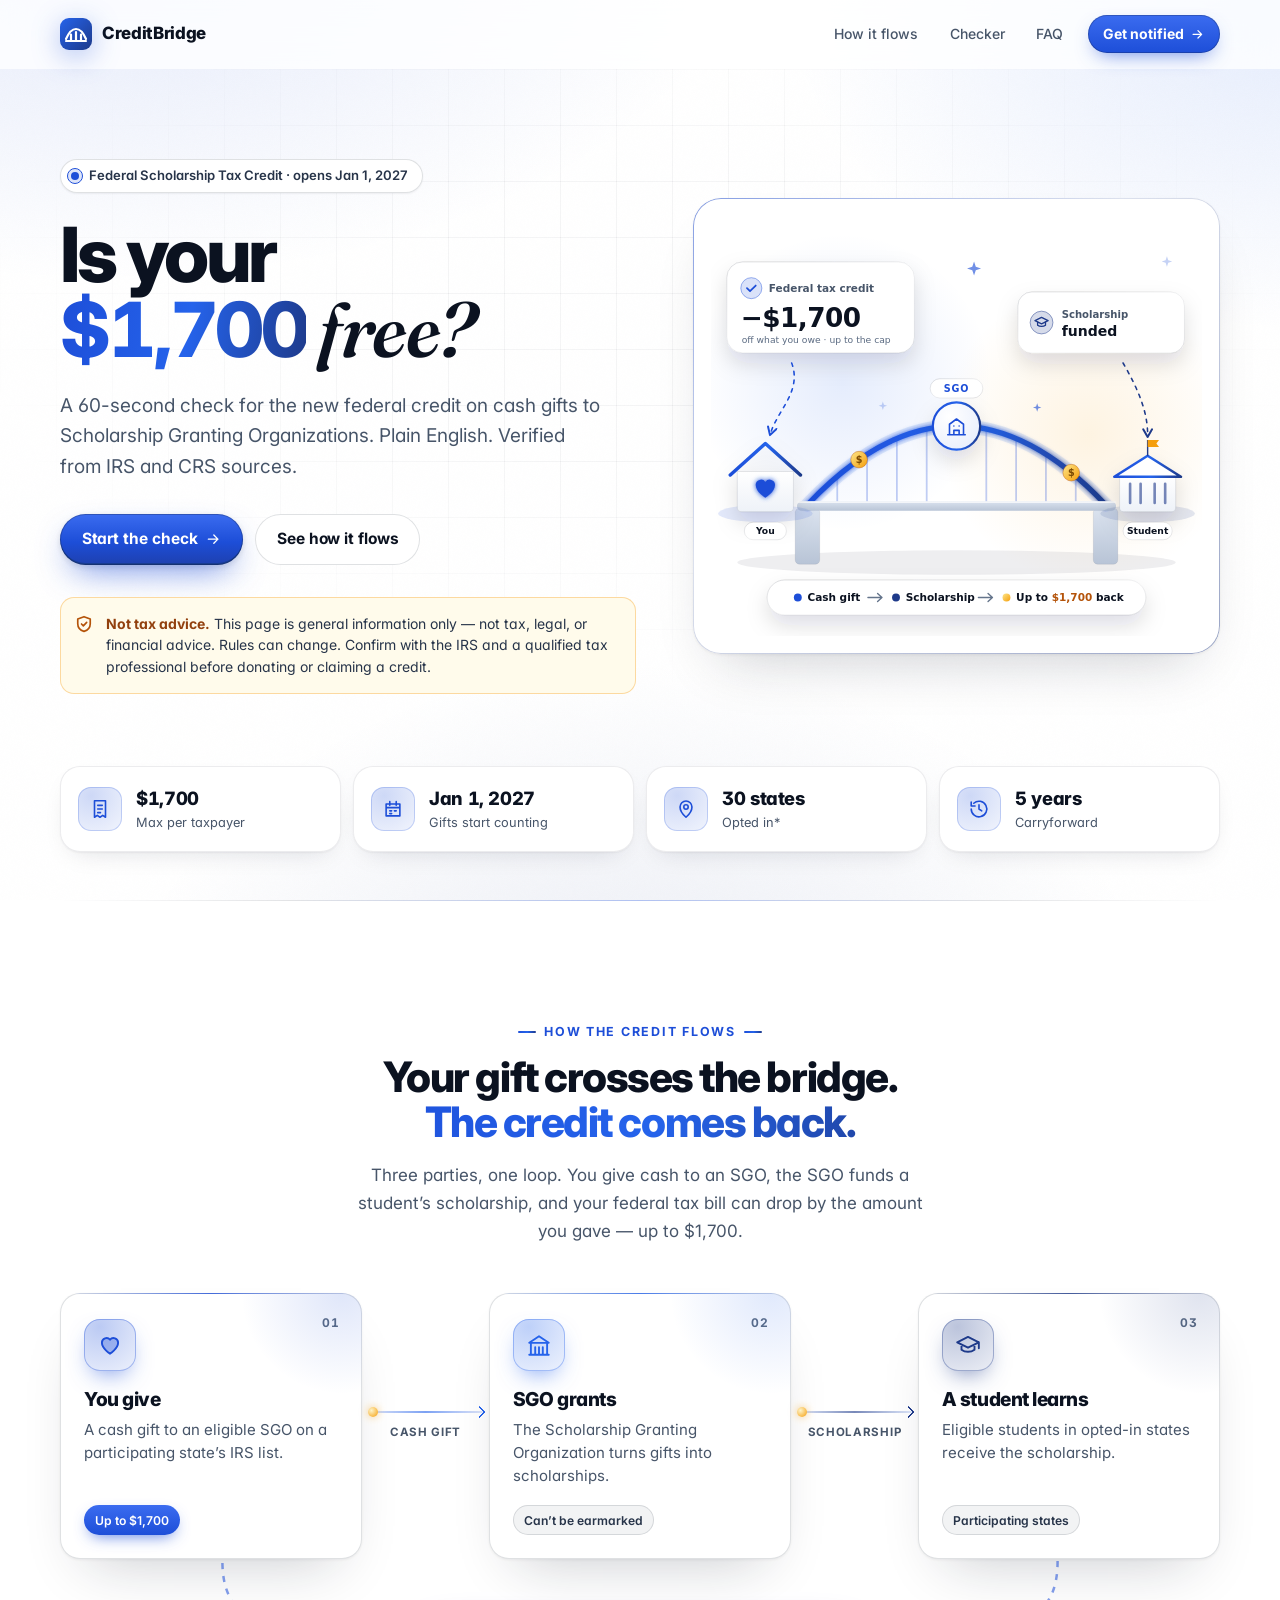
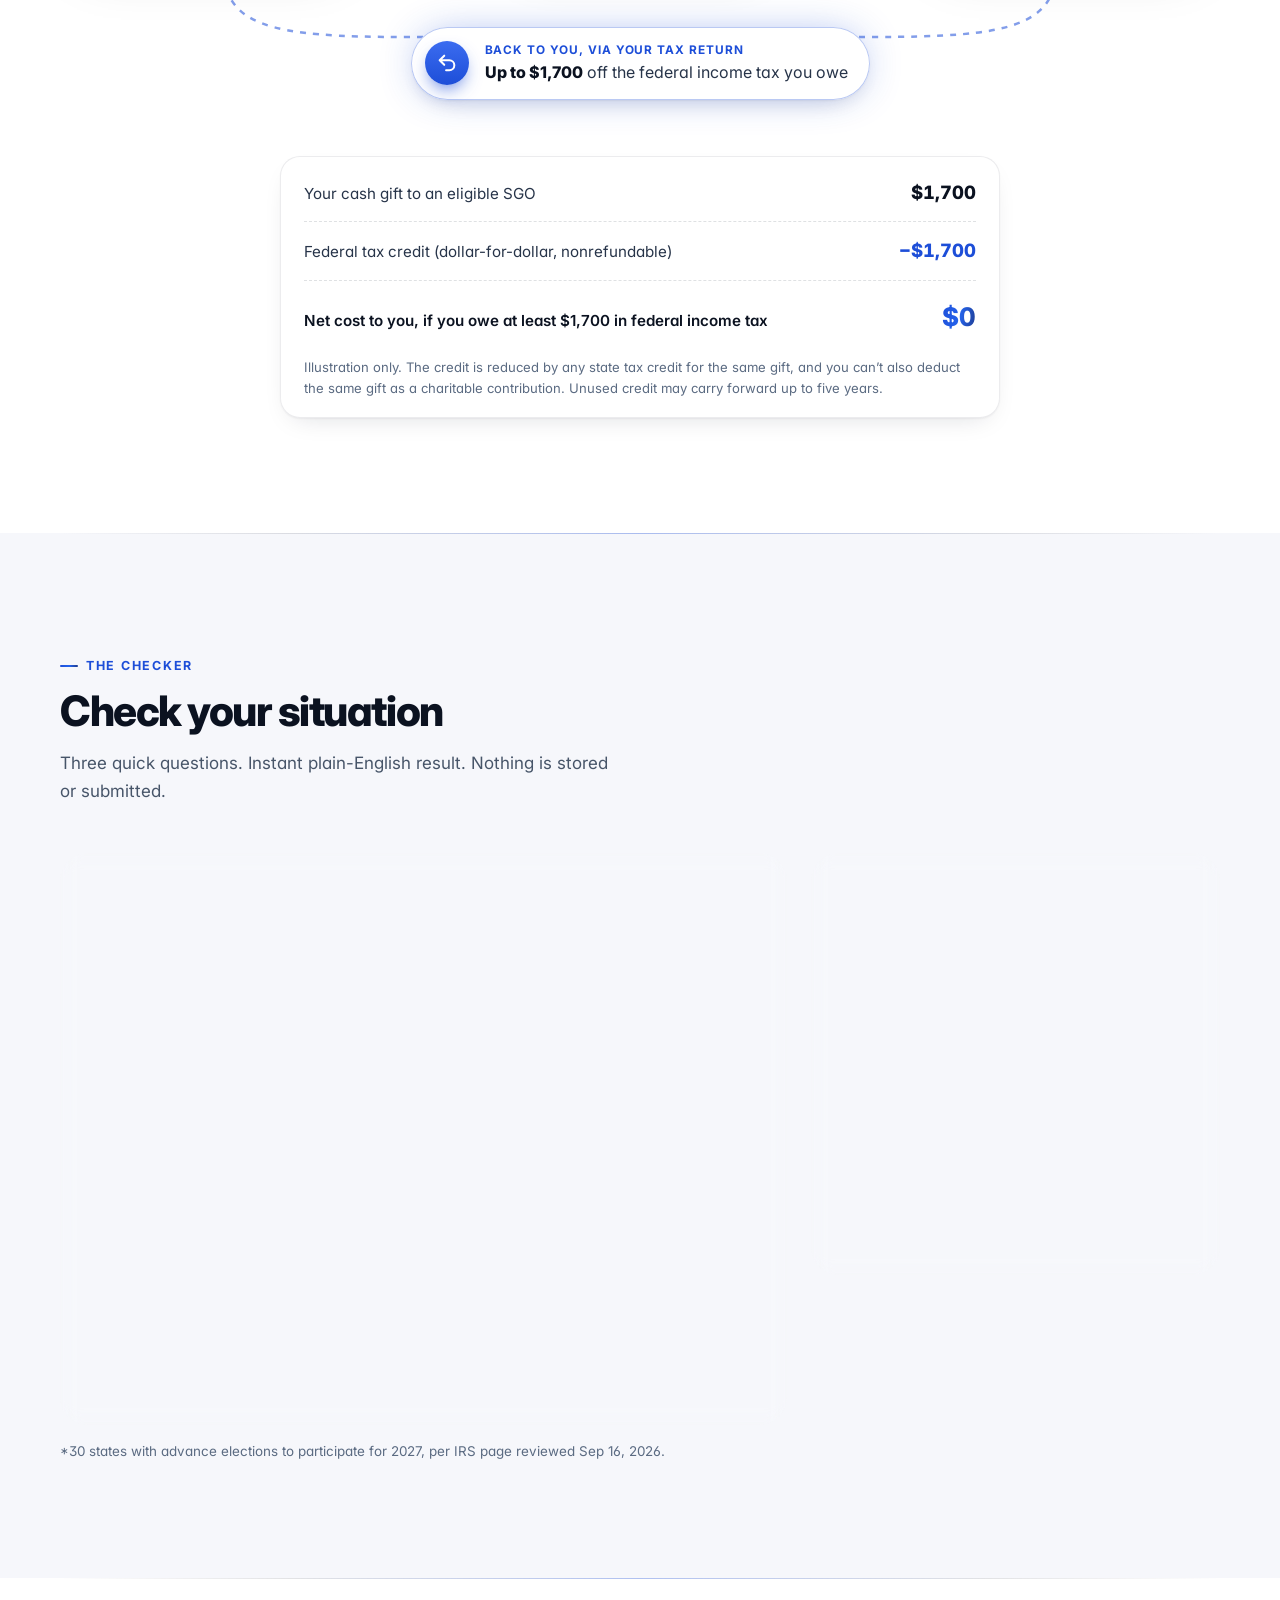
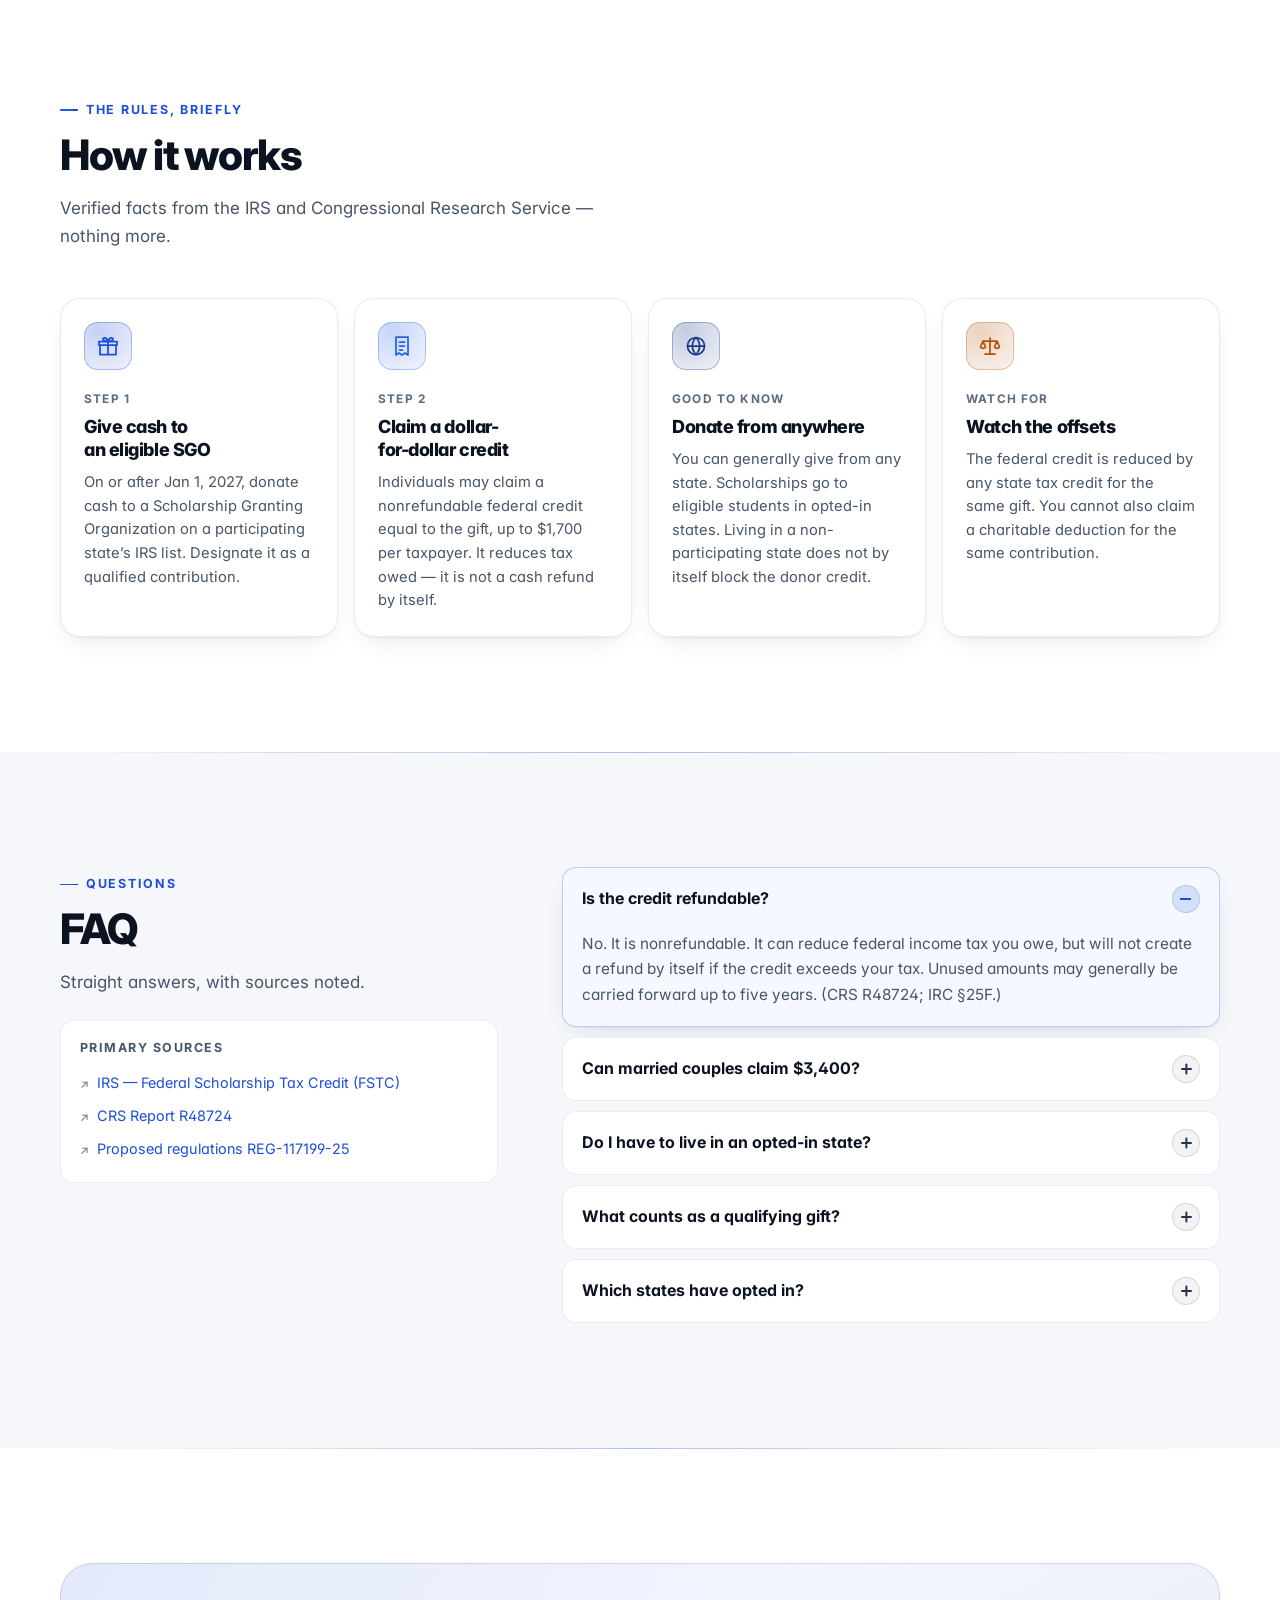
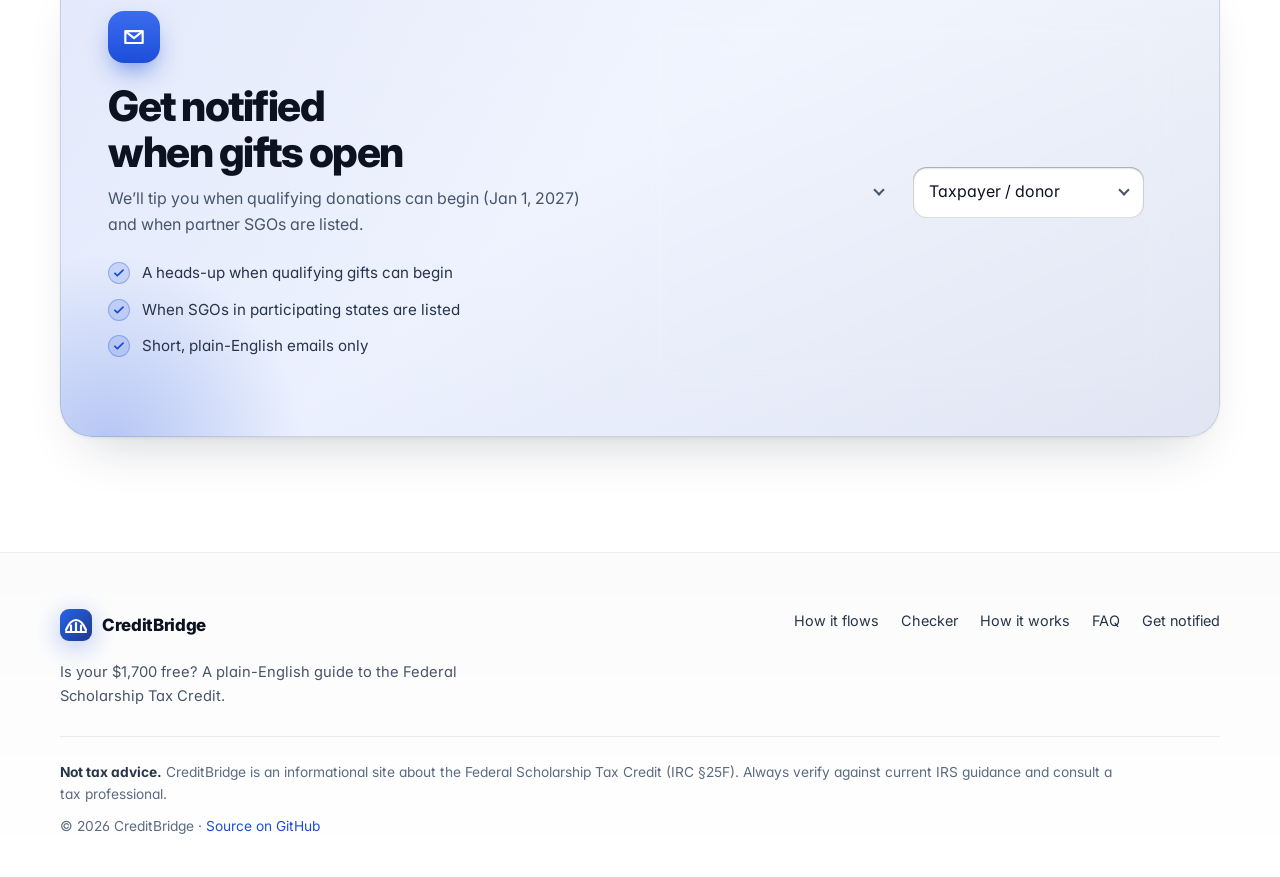
<file: index.html>
<!DOCTYPE html><html lang="en"><head><meta charset="UTF-8" /><title>CreditBridge — Is your $1,700 free?</title><meta name="robots" content="noindex" /><link rel="canonical" href="https://kobe813.github.io/creditbridge/" /><meta http-equiv="refresh" content="0; url=/creditbridge/" /><script>location.replace("/creditbridge/" + location.search + location.hash);</script></head><body style="font-family:system-ui,sans-serif;background:#0a0f1c;color:#f4f7ff;padding:2rem;"><p>CreditBridge has moved to <a href="/creditbridge/" style="color:#2dd4bf;">kobe813.github.io/creditbridge</a>.</p></body></html>
</file>
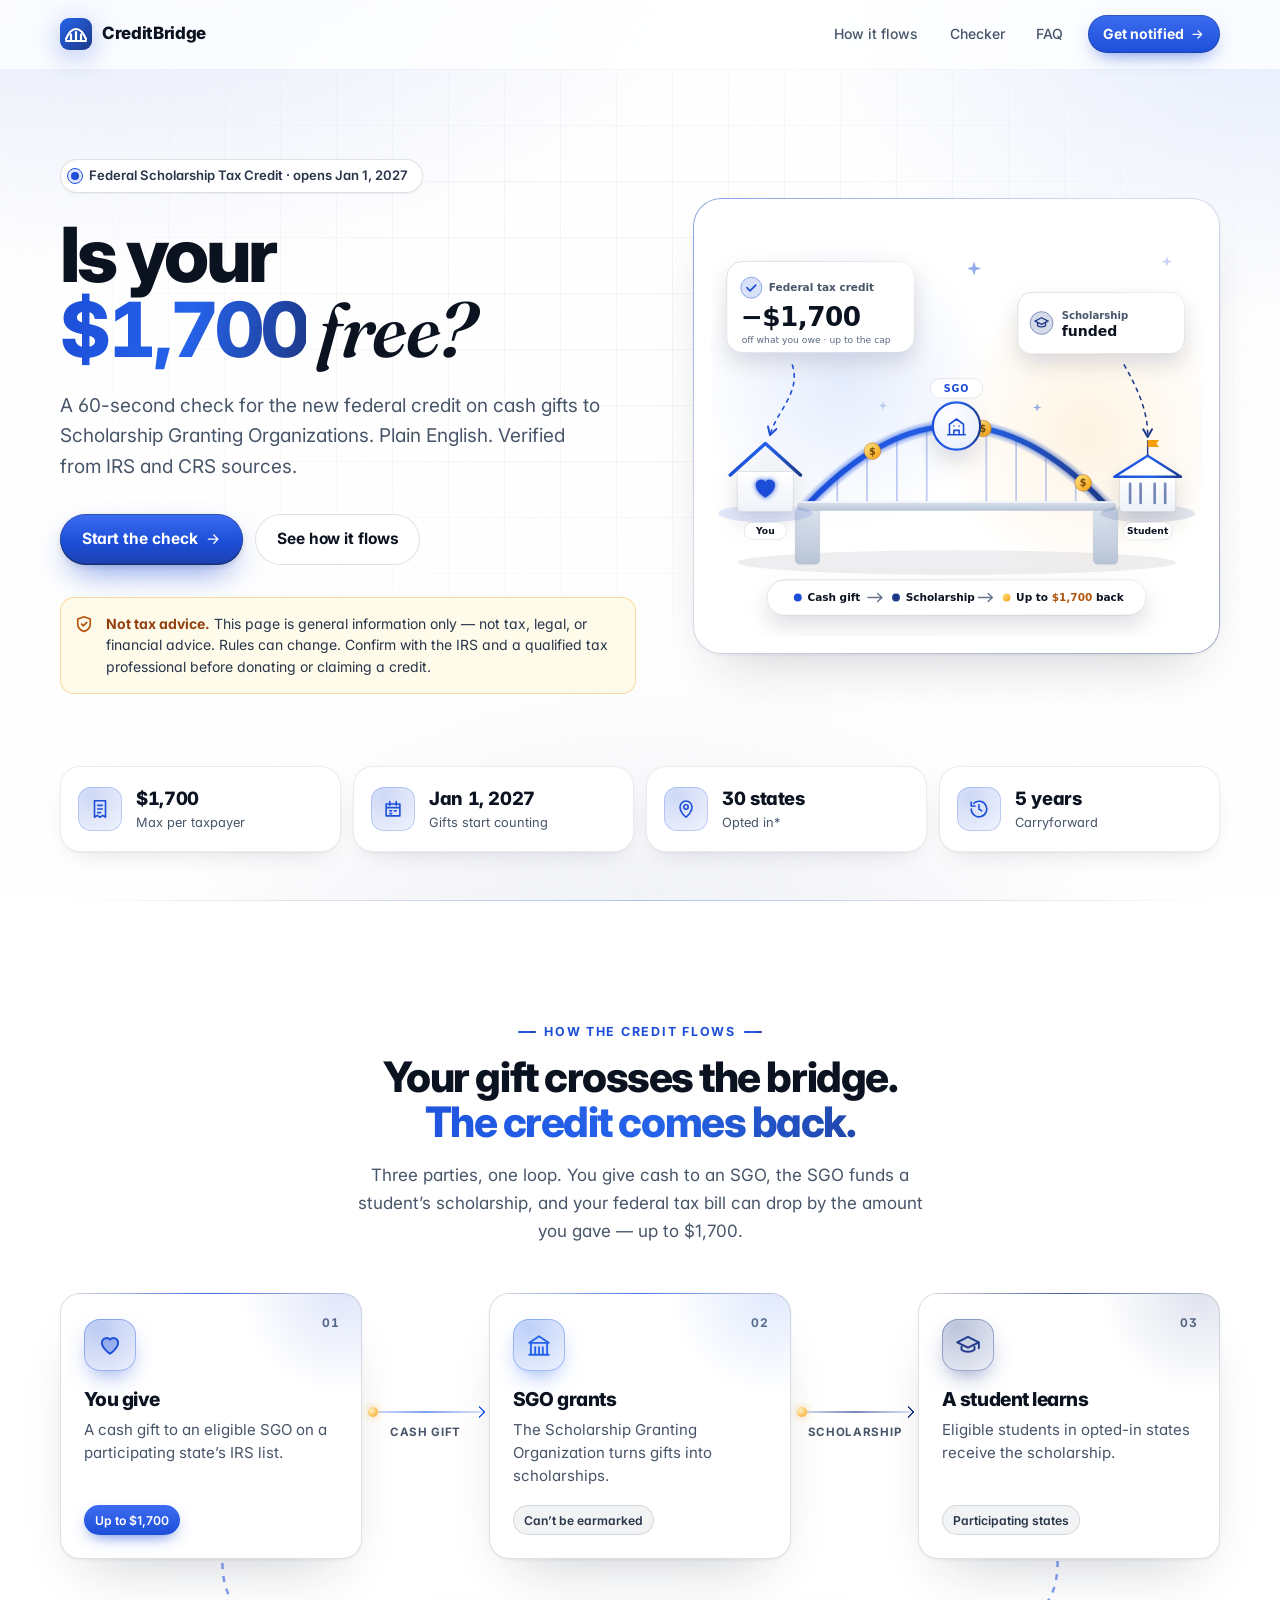
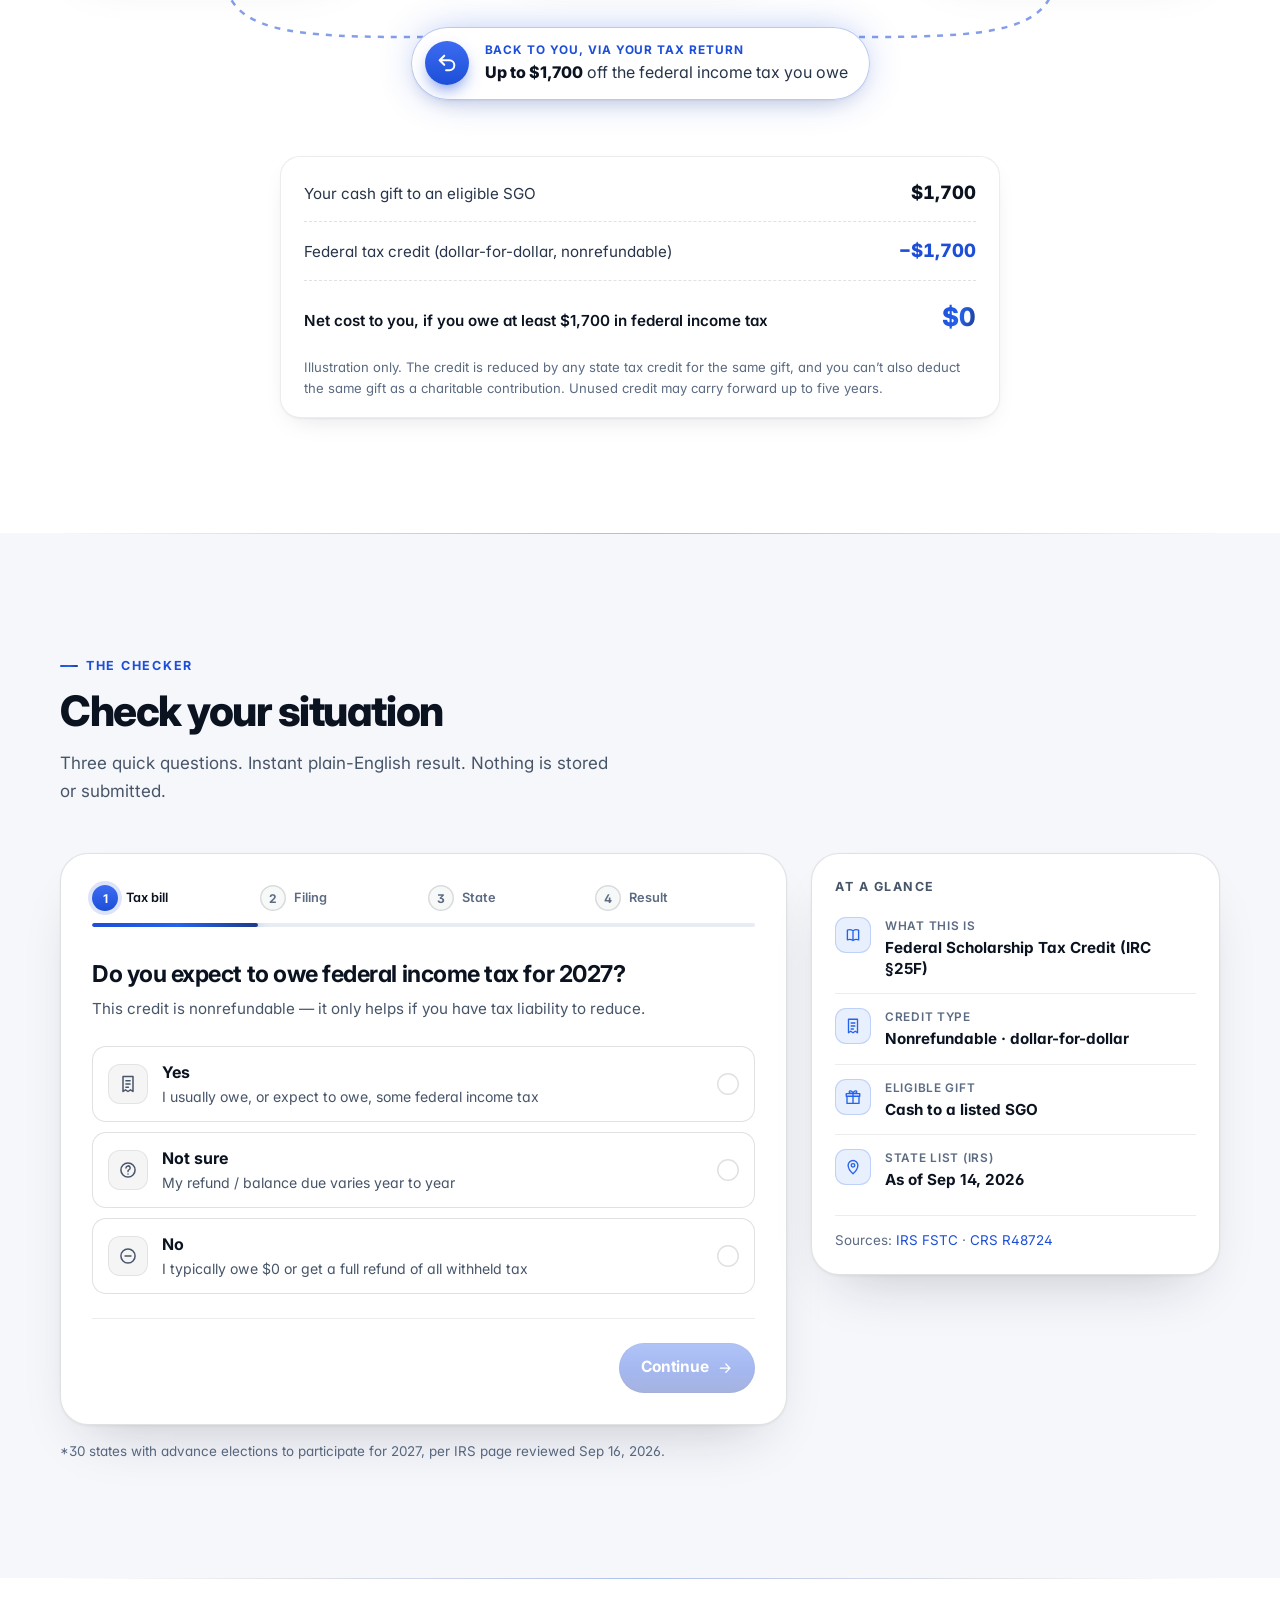
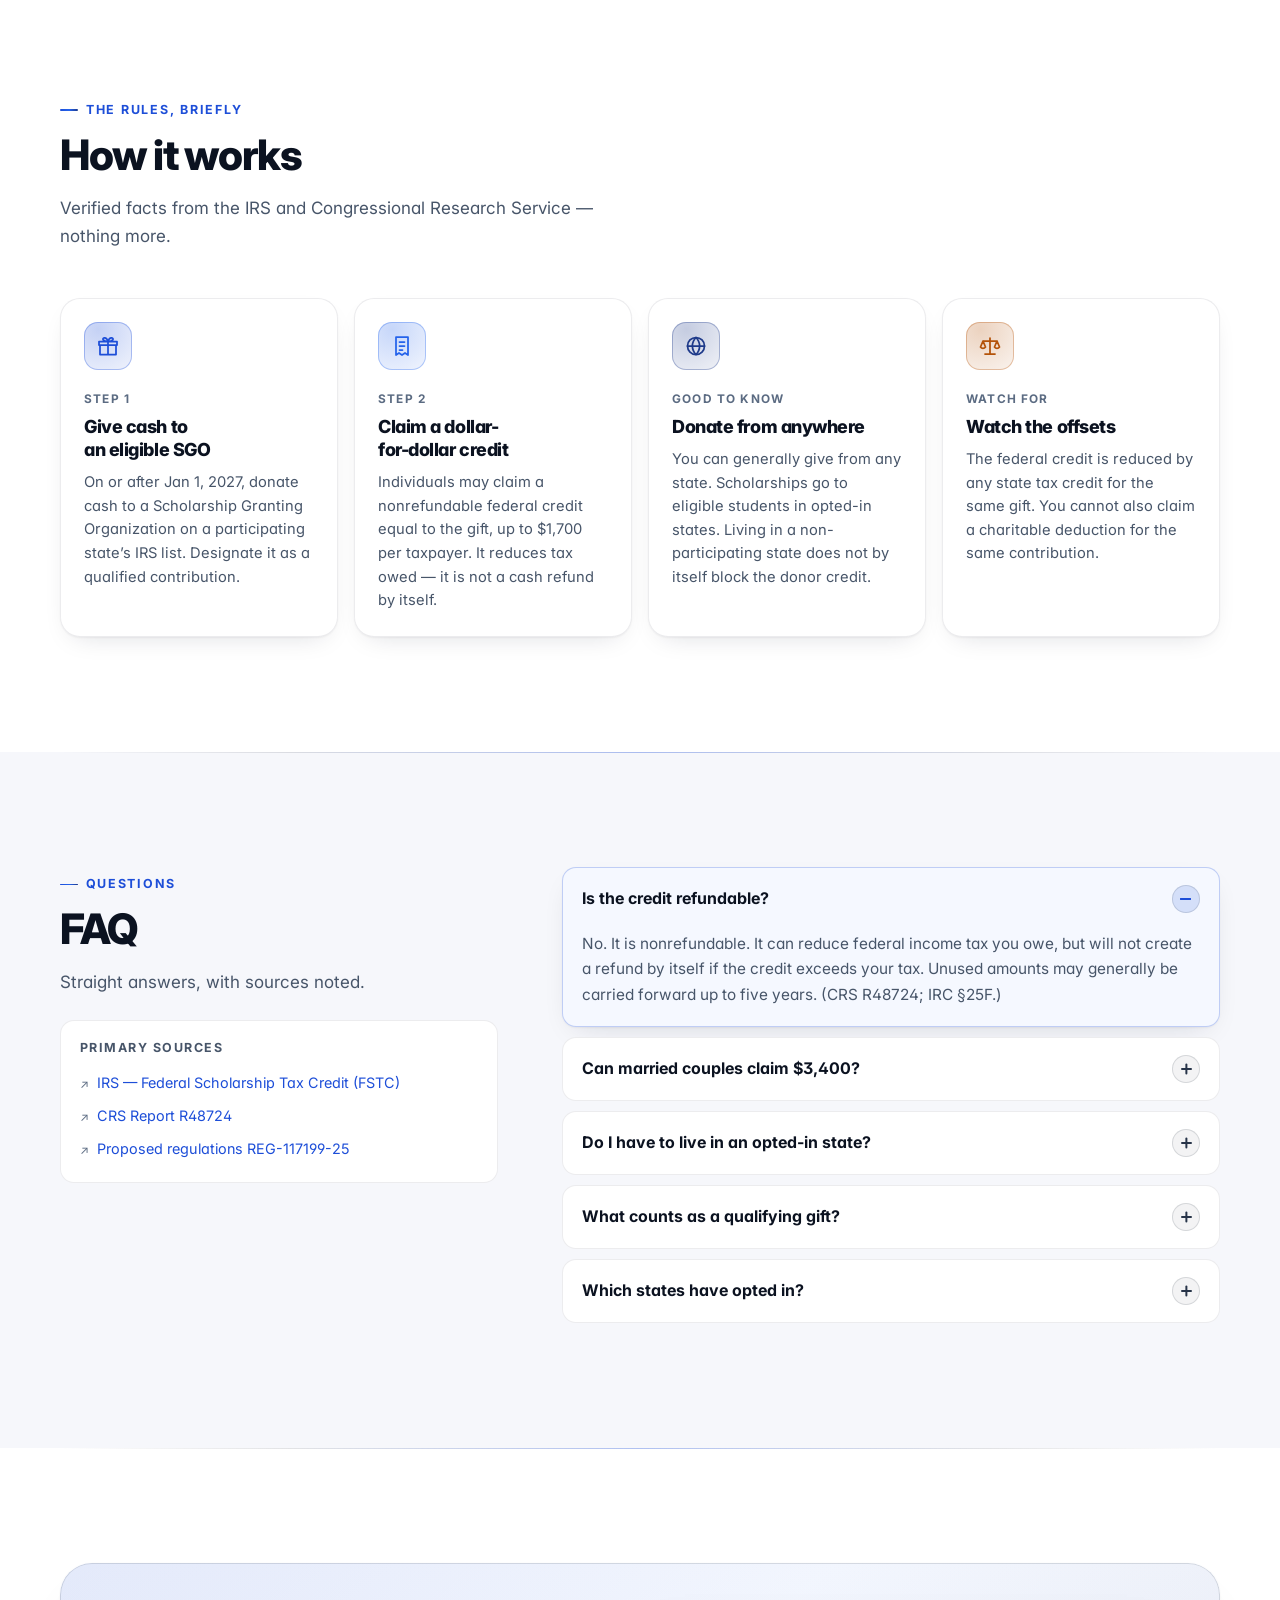
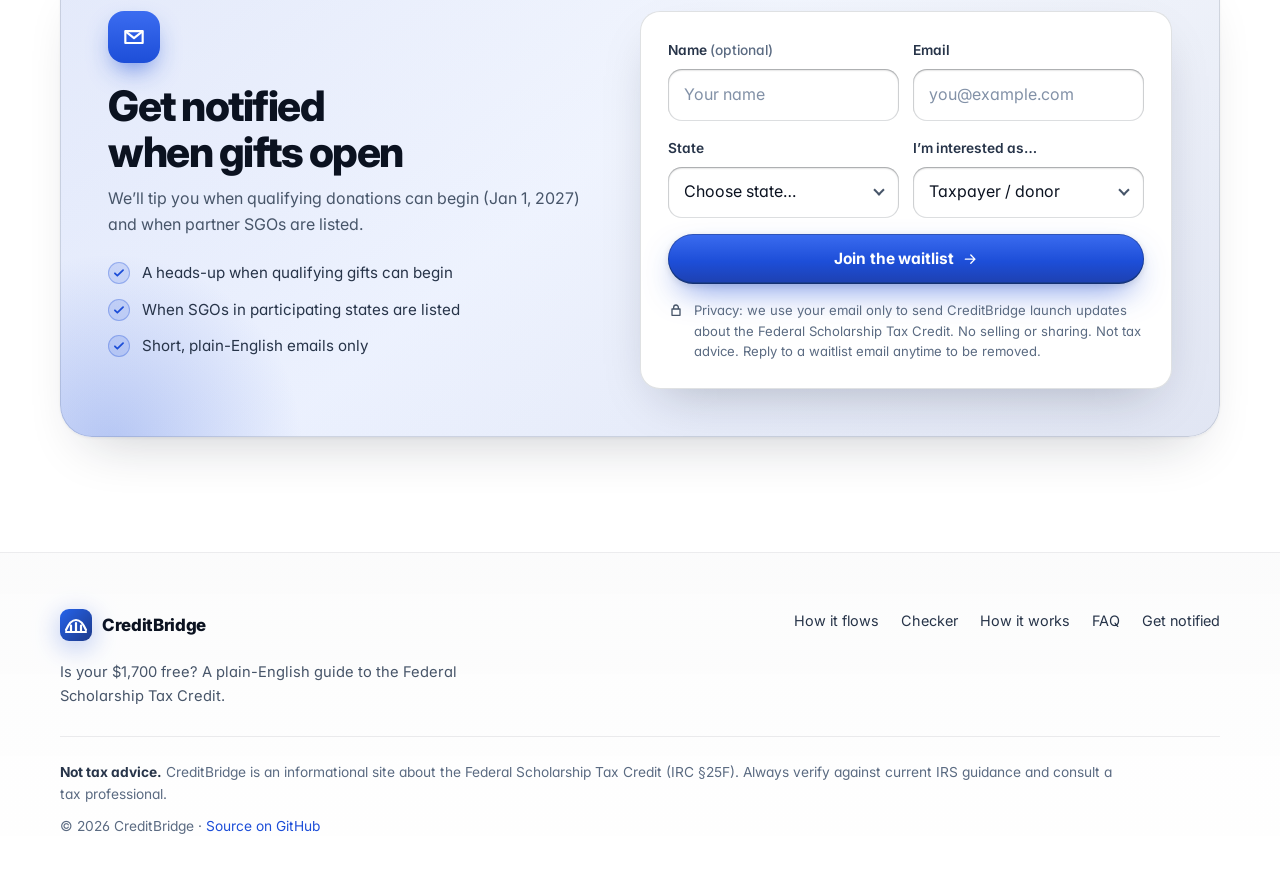
<file: creditbridge/index.html>
<!DOCTYPE html>
<html lang="en">
<head>
<meta charset="UTF-8" />
<meta name="viewport" content="width=device-width, initial-scale=1, viewport-fit=cover" />
<title>CreditBridge — Is your $1,700 free? | Federal Scholarship Tax Credit checker</title>
<meta name="description" content="CreditBridge: check whether the Federal Scholarship Tax Credit (IRC §25F) could apply to you. Starts Jan 1, 2027. Not tax advice." />
<meta name="application-name" content="CreditBridge" />
<meta name="theme-color" content="#070b16" />
<meta name="color-scheme" content="dark" />
<meta property="og:site_name" content="CreditBridge" />
<meta property="og:type" content="website" />
<meta property="og:url" content="https://kobe813.github.io/creditbridge/" />
<meta property="og:title" content="CreditBridge — Is your $1,700 free?" />
<meta property="og:description" content="A 60-second check for the Federal Scholarship Tax Credit (IRC §25F). Starts Jan 1, 2027. Not tax advice." />
<meta name="twitter:card" content="summary" />
<meta name="twitter:title" content="CreditBridge — Is your $1,700 free?" />
<meta name="twitter:description" content="A 60-second check for the Federal Scholarship Tax Credit (IRC §25F). Not tax advice." />
<link rel="canonical" href="https://kobe813.github.io/creditbridge/" />
<link rel="icon" href="data:image/svg+xml,%3Csvg xmlns='http://www.w3.org/2000/svg' viewBox='0 0 32 32'%3E%3Cdefs%3E%3ClinearGradient id='g' x1='0' y1='0' x2='1' y2='1'%3E%3Cstop offset='0' stop-color='%235eead4'/%3E%3Cstop offset='1' stop-color='%2360a5fa'/%3E%3C/linearGradient%3E%3C/defs%3E%3Crect width='32' height='32' rx='9' fill='url(%23g)'/%3E%3Cpath d='M6 21c3-7 7-10 10-10s7 3 10 10M6 23h20M11 16.5V23M16 14v9M21 16.5V23' fill='none' stroke='%2304131a' stroke-width='2.2' stroke-linecap='round'/%3E%3C/svg%3E" />
<link rel="preconnect" href="https://fonts.googleapis.com" />
<link rel="preconnect" href="https://fonts.gstatic.com" crossorigin />
<link rel="stylesheet" href="https://fonts.googleapis.com/css2?family=Inter:wght@400;500;600;700;800&family=Fraunces:ital,opsz,wght@1,9..144,600&display=swap" />
<link rel="stylesheet" href="/creditbridge/styles.css" />
<link rel="stylesheet" href="/creditbridge/styles2.css" />
</head>
<body>
<a class="skip" href="#checker">Skip to the checker</a>
<svg width="0" height="0" style="position:absolute" aria-hidden="true">
<defs><linearGradient id="lg-brand" x1="0" y1="0" x2="1" y2="1"><stop offset="0" stop-color="#5eead4"/><stop offset="1" stop-color="#60a5fa"/></linearGradient></defs>
<symbol id="i-logo" viewBox="0 0 32 32"><rect width="32" height="32" rx="9" fill="url(#lg-brand)"/><path d="M6 21c3-7 7-10 10-10s7 3 10 10M6 23h20M11 16.5V23M16 14v9M21 16.5V23" fill="none" stroke="#04131a" stroke-width="2.2" stroke-linecap="round"/></symbol>
<symbol id="i-heart" viewBox="0 0 24 24"><path d="M12 20s-7.5-4.6-7.5-10.2A4.3 4.3 0 0 1 12 7.1a4.3 4.3 0 0 1 7.5 2.7C19.5 15.4 12 20 12 20z"/></symbol>
<symbol id="i-bank" viewBox="0 0 24 24"><path d="M3 21h18M4.5 21V10M19.5 21V10M3 10l9-6 9 6zM8.5 21v-7M12 21v-7M15.5 21v-7"/></symbol>
<symbol id="i-cap" viewBox="0 0 24 24"><path d="M2 9.5 12 4.5l10 5-10 5zM6 11.5v4.8c3.3 2.6 8.7 2.6 12 0v-4.8M22 9.5v5.5"/></symbol>
<symbol id="i-receipt" viewBox="0 0 24 24"><path d="M6 3h12v18l-3-2-3 2-3-2-3 2zM9.5 8h5M9.5 12h5M9.5 16h3"/></symbol>
<symbol id="i-cal" viewBox="0 0 24 24"><path d="M4.5 6.5h15v13h-15zM4.5 10.5h15M8.5 4v4M15.5 4v4M8.5 14h2M13.5 14h2M8.5 17h2"/></symbol>
<symbol id="i-map" viewBox="0 0 24 24"><path d="M12 21s-6.5-5.6-6.5-11.2a6.5 6.5 0 0 1 13 0C18.5 15.4 12 21 12 21z"/><circle cx="12" cy="9.8" r="2.4"/></symbol>
<symbol id="i-clock" viewBox="0 0 24 24"><path d="M3.5 12a8.5 8.5 0 1 0 2.8-6.3M3.5 4.5v4.2h4.2M12 7.5V12l3 2"/></symbol>
<symbol id="i-shield" viewBox="0 0 24 24"><path d="M12 3.2 19.5 6v5.6c0 4.6-3.2 7.9-7.5 9.2-4.3-1.3-7.5-4.6-7.5-9.2V6z"/><path d="m9 12 2.2 2.2L15.2 10"/></symbol>
<symbol id="i-check" viewBox="0 0 24 24"><path d="m5 12.5 4.2 4.2L19 7"/></symbol>
<symbol id="i-arrow" viewBox="0 0 24 24"><path d="M5 12h14M13 6l6 6-6 6"/></symbol>
<symbol id="i-gift" viewBox="0 0 24 24"><path d="M4 11h16v9.5H4zM3 7.5h18V11H3zM12 7.5v13M12 7.5S10.8 3.5 8.2 3.9c-2.3.4-1.7 3.6 3.8 3.6M12 7.5s1.2-4 3.8-3.6c2.3.4 1.7 3.6-3.8 3.6"/></symbol>
<symbol id="i-globe" viewBox="0 0 24 24"><circle cx="12" cy="12" r="8.5"/><path d="M3.5 12h17M12 3.5c2.4 2.4 3.6 5.2 3.6 8.5s-1.2 6.1-3.6 8.5c-2.4-2.4-3.6-5.2-3.6-8.5s1.2-6.1 3.6-8.5z"/></symbol>
<symbol id="i-scale" viewBox="0 0 24 24"><path d="M12 4v16M7 20h10M5 7h14M5 7l-2.5 6a3 3 0 0 0 5 0zM19 7l-2.5 6a3 3 0 0 0 5 0z"/></symbol>
<symbol id="i-q" viewBox="0 0 24 24"><circle cx="12" cy="12" r="8.5"/><path d="M9.6 9.6a2.5 2.5 0 1 1 3.4 2.3c-.7.3-1 .8-1 1.5v.4M12 16.8h.01"/></symbol>
<symbol id="i-zero" viewBox="0 0 24 24"><circle cx="12" cy="12" r="8.5"/><path d="M8.5 12h7"/></symbol>
<symbol id="i-user" viewBox="0 0 24 24"><circle cx="12" cy="8.5" r="3.5"/><path d="M5 20c.8-3.6 3.6-5.5 7-5.5s6.2 1.9 7 5.5"/></symbol>
<symbol id="i-users" viewBox="0 0 24 24"><circle cx="9" cy="8.5" r="3.2"/><path d="M3 19.5c.7-3.2 3-5 6-5s5.3 1.8 6 5M15.5 5.6a3.2 3.2 0 0 1 0 6M17.5 14.7c2 .6 3.2 2.2 3.6 4.8"/></symbol>
<symbol id="i-mail" viewBox="0 0 24 24"><path d="M4 6.5h16v11H4z"/><path d="m4.5 7 7.5 6 7.5-6"/></symbol>
<symbol id="i-lock" viewBox="0 0 24 24"><path d="M6 10.5h12v9.5H6zM8.5 10.5V8a3.5 3.5 0 0 1 7 0v2.5"/></symbol>
<symbol id="i-book" viewBox="0 0 24 24"><path d="M4.5 5.5c2.6-1 5.1-.8 7.5.8 2.4-1.6 4.9-1.8 7.5-.8v13c-2.6-1-5.1-.8-7.5.8-2.4-1.6-4.9-1.8-7.5-.8zM12 6.3v13"/></symbol>
<symbol id="i-return" viewBox="0 0 24 24"><path d="M9 14 4 9l5-5M4 9h10.5a5.5 5.5 0 0 1 0 11H11"/></symbol>
</defs>
</svg>

<header class="site-header" id="top">
  <div class="wrap nav">
    <a class="brand" href="/creditbridge/" aria-label="CreditBridge home"><svg class="brand-mark" aria-hidden="true"><use href="#i-logo"/></svg><span>CreditBridge</span></a>
    <nav class="nav-links" aria-label="Primary">
      <a href="#flow">How it flows</a>
      <a href="#checker">Checker</a>
      <a href="#faq">FAQ</a>
      <a class="nav-cta" href="#notify">Get notified<svg class="ic" aria-hidden="true"><use href="#i-arrow"/></svg></a>
    </nav>
  </div>
</header>

<main>
<section class="hero">
  <div class="hero-bg" aria-hidden="true"></div>
  <div class="wrap hero-grid">
    <div class="hero-copy">
      <p class="eyebrow reveal"><span class="pulse" aria-hidden="true"></span>Federal Scholarship Tax Credit · opens Jan 1, 2027</p>
      <h1 class="reveal">Is your <span class="money">$1,700</span> <em>free?</em></h1>
      <p class="lede reveal">A 60-second check for the new federal credit on cash gifts to Scholarship Granting Organizations. Plain English. Verified from IRS and CRS sources.</p>
      <div class="cta-row reveal">
        <a class="btn btn-primary" href="#checker">Start the check<svg class="ic" aria-hidden="true"><use href="#i-arrow"/></svg></a>
        <a class="btn btn-ghost" href="#flow">See how it flows</a>
      </div>
      <div class="disclaimer reveal" role="note"><svg class="ic" aria-hidden="true"><use href="#i-shield"/></svg><p><strong>Not tax advice.</strong> This page is general information only — not tax, legal, or financial advice. Rules can change. Confirm with the IRS and a qualified tax professional before donating or claiming a credit.</p></div>
    </div>
    <figure class="hero-art reveal">
      <div class="art-frame"><img src="/creditbridge/hero.svg" width="560" height="480" alt="Illustration: a bridge carries a cash gift from your home, through a Scholarship Granting Organization, to a student's school, while a federal tax credit of up to $1,700 comes back to you." fetchpriority="high" /></div>
    </figure>
  </div>
  <div class="wrap">
    <ul class="stats reveal" aria-label="Key facts">
      <li><span class="stat-ic"><svg aria-hidden="true"><use href="#i-receipt"/></svg></span><span><b>$1,700</b><small>Max per taxpayer</small></span></li>
      <li><span class="stat-ic"><svg aria-hidden="true"><use href="#i-cal"/></svg></span><span><b>Jan 1, 2027</b><small>Gifts start counting</small></span></li>
      <li><span class="stat-ic"><svg aria-hidden="true"><use href="#i-map"/></svg></span><span><b>30 states</b><small>Opted in*</small></span></li>
      <li><span class="stat-ic"><svg aria-hidden="true"><use href="#i-clock"/></svg></span><span><b>5 years</b><small>Carryforward</small></span></li>
    </ul>
  </div>
</section>

<section class="section" id="flow">
  <div class="wrap">
    <div class="section-head center reveal">
      <p class="kicker">How the credit flows</p>
      <h2>Your gift crosses the bridge. <span class="grad block">The credit comes back.</span></h2>
      <p class="section-sub">Three parties, one loop. You give cash to an SGO, the SGO funds a student’s scholarship, and your federal tax bill can drop by the amount you gave — up to $1,700.</p>
    </div>
    <div class="flow reveal">
      <ol class="flow-track">
        <li class="node node-a">
          <span class="node-step">01</span>
          <span class="node-ic"><svg aria-hidden="true"><use href="#i-heart"/></svg></span>
          <h3>You give</h3>
          <p>A cash gift to an eligible SGO on a participating state’s IRS list.</p>
          <span class="chip chip-amt">Up to $1,700</span>
        </li>
        <li class="link link-1" aria-hidden="true"><span class="link-line"><i></i></span><span class="link-tag">Cash gift</span></li>
        <li class="node node-b">
          <span class="node-step">02</span>
          <span class="node-ic"><svg aria-hidden="true"><use href="#i-bank"/></svg></span>
          <h3>SGO grants</h3>
          <p>The Scholarship Granting Organization turns gifts into scholarships.</p>
          <span class="chip">Can’t be earmarked</span>
        </li>
        <li class="link link-2" aria-hidden="true"><span class="link-line"><i></i></span><span class="link-tag">Scholarship</span></li>
        <li class="node node-c">
          <span class="node-step">03</span>
          <span class="node-ic"><svg aria-hidden="true"><use href="#i-cap"/></svg></span>
          <h3>A student learns</h3>
          <p>Eligible students in opted-in states receive the scholarship.</p>
          <span class="chip">Participating states</span>
        </li>
      </ol>
      <div class="flow-return">
        <svg class="return-arc" viewBox="0 0 1000 90" preserveAspectRatio="none" aria-hidden="true"><defs><linearGradient id="lg-ret" x1="1" x2="0"><stop offset="0" stop-color="#a78bfa" stop-opacity=".15"/><stop offset=".5" stop-color="#60a5fa"/><stop offset="1" stop-color="#5eead4"/></linearGradient></defs><path d="M860 4 C860 70, 820 80, 700 80 L300 80 C180 80, 140 70, 140 4" fill="none" stroke="url(#lg-ret)" stroke-width="2.5" stroke-dasharray="6 7" vector-effect="non-scaling-stroke"/></svg>
        <div class="return-card">
          <span class="return-ic"><svg aria-hidden="true"><use href="#i-return"/></svg></span>
          <div><p class="return-k">Back to you, via your tax return</p><p class="return-v"><b>Up to $1,700</b> off the federal income tax you owe</p></div>
        </div>
      </div>
    </div>
    <div class="math reveal" aria-label="Example math">
      <div class="math-row"><span>Your cash gift to an eligible SGO</span><b>$1,700</b></div>
      <div class="math-row neg"><span>Federal tax credit (dollar-for-dollar, nonrefundable)</span><b>−$1,700</b></div>
      <div class="math-row total"><span>Net cost to you, if you owe at least $1,700 in federal income tax</span><b>$0</b></div>
      <p class="math-note">Illustration only. The credit is reduced by any state tax credit for the same gift, and you can’t also deduct the same gift as a charitable contribution. Unused credit may carry forward up to five years.</p>
    </div>
  </div>
</section>

<section class="section section-band" id="checker">
  <div class="wrap">
    <div class="section-head reveal">
      <p class="kicker">The checker</p>
      <h2>Check your situation</h2>
      <p class="section-sub">Three quick questions. Instant plain-English result. Nothing is stored or submitted.</p>
    </div>
    <div class="layout-checker">
      <div class="card checker-shell reveal">
        <div class="progress-wrap">
          <div class="progress" id="progress" aria-label="Progress">
            <div class="progress-step active" data-p="1"><span class="dot">1</span><span class="lbl">Tax bill</span></div>
            <div class="progress-step" data-p="2"><span class="dot">2</span><span class="lbl">Filing</span></div>
            <div class="progress-step" data-p="3"><span class="dot">3</span><span class="lbl">State</span></div>
            <div class="progress-step" data-p="4"><span class="dot">4</span><span class="lbl">Result</span></div>
          </div>
          <div class="progress-bar" aria-hidden="true"><span id="progressFill"></span></div>
        </div>
        <div class="step-panel active" data-step="1">
          <p class="step-title">Do you expect to owe federal income tax for 2027?</p>
          <p class="step-help">This credit is nonrefundable — it only helps if you have tax liability to reduce.</p>
          <div class="option-grid">
            <button type="button" class="option" data-key="tax" data-val="yes"><span class="opt-ic"><svg aria-hidden="true"><use href="#i-receipt"/></svg></span><span class="opt-txt"><span class="opt-title">Yes</span><span class="opt-sub">I usually owe, or expect to owe, some federal income tax</span></span><span class="opt-check"><svg aria-hidden="true"><use href="#i-check"/></svg></span></button>
            <button type="button" class="option" data-key="tax" data-val="maybe"><span class="opt-ic"><svg aria-hidden="true"><use href="#i-q"/></svg></span><span class="opt-txt"><span class="opt-title">Not sure</span><span class="opt-sub">My refund / balance due varies year to year</span></span><span class="opt-check"><svg aria-hidden="true"><use href="#i-check"/></svg></span></button>
            <button type="button" class="option" data-key="tax" data-val="no"><span class="opt-ic"><svg aria-hidden="true"><use href="#i-zero"/></svg></span><span class="opt-txt"><span class="opt-title">No</span><span class="opt-sub">I typically owe $0 or get a full refund of all withheld tax</span></span><span class="opt-check"><svg aria-hidden="true"><use href="#i-check"/></svg></span></button>
          </div>
          <div class="nav-btns"><span></span><button type="button" class="btn btn-primary" id="next1" disabled>Continue<svg class="ic" aria-hidden="true"><use href="#i-arrow"/></svg></button></div>
        </div>
        <div class="step-panel" data-step="2">
          <p class="step-title">How will you file?</p>
          <p class="step-help">Filing status affects how the $1,700 cap may apply under proposed rules.</p>
          <div class="option-grid">
            <button type="button" class="option" data-key="status" data-val="single"><span class="opt-ic"><svg aria-hidden="true"><use href="#i-user"/></svg></span><span class="opt-txt"><span class="opt-title">Single / Head of household / Married filing separately</span><span class="opt-sub">Plan around the $1,700 per-taxpayer limit</span></span><span class="opt-check"><svg aria-hidden="true"><use href="#i-check"/></svg></span></button>
            <button type="button" class="option" data-key="status" data-val="mfj"><span class="opt-ic"><svg aria-hidden="true"><use href="#i-users"/></svg></span><span class="opt-txt"><span class="opt-title">Married filing jointly</span><span class="opt-sub">Proposed rules may allow up to $3,400 if each spouse gives</span></span><span class="opt-check"><svg aria-hidden="true"><use href="#i-check"/></svg></span></button>
          </div>
          <div class="nav-btns"><button type="button" class="btn btn-ghost" data-back="1">Back</button><button type="button" class="btn btn-primary" id="next2" disabled>Continue<svg class="ic" aria-hidden="true"><use href="#i-arrow"/></svg></button></div>
        </div>
        <div class="step-panel" data-step="3">
          <p class="step-title">Where do you live?</p>
          <p class="step-help">Your state affects whether local students can receive scholarships — not whether you can donate.</p>
          <label class="field-label" for="state">Select your state</label>
          <div class="select-wrap"><select id="state"><option value="">Choose state…</option></select></div>
          <div class="nav-btns"><button type="button" class="btn btn-ghost" data-back="2">Back</button><button type="button" class="btn btn-primary" id="next3" disabled>See my result<svg class="ic" aria-hidden="true"><use href="#i-arrow"/></svg></button></div>
        </div>
        <div class="step-panel" data-step="4">
          <div id="resultCard" aria-live="polite"></div>
          <div class="nav-btns"><button type="button" class="btn btn-ghost" id="restart">Start over</button><a class="btn btn-primary" href="#notify">Get launch updates<svg class="ic" aria-hidden="true"><use href="#i-arrow"/></svg></a></div>
        </div>
      </div>
      <aside class="card side-panel reveal">
        <p class="side-title">At a glance</p>
        <div class="mini-fact"><span class="mf-ic"><svg aria-hidden="true"><use href="#i-book"/></svg></span><div><div class="k">What this is</div><div class="v">Federal Scholarship Tax Credit (IRC §25F)</div></div></div>
        <div class="mini-fact"><span class="mf-ic"><svg aria-hidden="true"><use href="#i-receipt"/></svg></span><div><div class="k">Credit type</div><div class="v">Nonrefundable · dollar-for-dollar</div></div></div>
        <div class="mini-fact"><span class="mf-ic"><svg aria-hidden="true"><use href="#i-gift"/></svg></span><div><div class="k">Eligible gift</div><div class="v">Cash to a listed SGO</div></div></div>
        <div class="mini-fact"><span class="mf-ic"><svg aria-hidden="true"><use href="#i-map"/></svg></span><div><div class="k">State list (IRS)</div><div class="v">As of Sep 14, 2026</div></div></div>
        <p class="side-src">Sources: <a href="https://www.irs.gov/government-entities/federal-state-local-governments/federal-scholarship-tax-credit-fstc" target="_blank" rel="noopener">IRS FSTC</a> · <a href="https://www.congress.gov/crs-product/R48724" target="_blank" rel="noopener">CRS R48724</a></p>
      </aside>
    </div>
    <p class="footnote">*30 states with advance elections to participate for 2027, per IRS page reviewed Sep 16, 2026.</p>
  </div>
</section>

<section class="section" id="how">
  <div class="wrap">
    <div class="section-head reveal">
      <p class="kicker">The rules, briefly</p>
      <h2>How it works</h2>
      <p class="section-sub">Verified facts from the IRS and Congressional Research Service — nothing more.</p>
    </div>
    <div class="steps-grid">
      <article class="step-card reveal"><span class="step-ic t1"><svg aria-hidden="true"><use href="#i-gift"/></svg></span><span class="step-num">Step 1</span><h3>Give cash to an eligible SGO</h3><p>On or after Jan 1, 2027, donate cash to a Scholarship Granting Organization on a participating state’s IRS list. Designate it as a qualified contribution.</p></article>
      <article class="step-card reveal"><span class="step-ic t2"><svg aria-hidden="true"><use href="#i-receipt"/></svg></span><span class="step-num">Step 2</span><h3>Claim a dollar-for-dollar credit</h3><p>Individuals may claim a nonrefundable federal credit equal to the gift, up to $1,700 per taxpayer. It reduces tax owed — it is not a cash refund by itself.</p></article>
      <article class="step-card reveal"><span class="step-ic t3"><svg aria-hidden="true"><use href="#i-globe"/></svg></span><span class="step-num">Good to know</span><h3>Donate from anywhere</h3><p>You can generally give from any state. Scholarships go to eligible students in opted-in states. Living in a non-participating state does not by itself block the donor credit.</p></article>
      <article class="step-card reveal"><span class="step-ic t4"><svg aria-hidden="true"><use href="#i-scale"/></svg></span><span class="step-num">Watch for</span><h3>Watch the offsets</h3><p>The federal credit is reduced by any state tax credit for the same gift. You cannot also claim a charitable deduction for the same contribution.</p></article>
    </div>
  </div>
</section>

<section class="section section-band" id="faq">
  <div class="wrap faq-layout">
    <div class="section-head reveal">
      <p class="kicker">Questions</p>
      <h2>FAQ</h2>
      <p class="section-sub">Straight answers, with sources noted.</p>
      <div class="sources">
        <p class="sources-title">Primary sources</p>
        <ul>
          <li><a href="https://www.irs.gov/government-entities/federal-state-local-governments/federal-scholarship-tax-credit-fstc" target="_blank" rel="noopener">IRS — Federal Scholarship Tax Credit (FSTC)</a></li>
          <li><a href="https://www.congress.gov/crs-product/R48724" target="_blank" rel="noopener">CRS Report R48724</a></li>
          <li><a href="https://www.govinfo.gov/content/pkg/FR-2026-10-02/html/2026-20277.htm" target="_blank" rel="noopener">Proposed regulations REG-117199-25</a></li>
        </ul>
      </div>
    </div>
    <div class="faq reveal">
      <details open><summary>Is the credit refundable?<span class="faq-ic" aria-hidden="true"></span></summary><p class="faq-body">No. It is nonrefundable. It can reduce federal income tax you owe, but will not create a refund by itself if the credit exceeds your tax. Unused amounts may generally be carried forward up to five years. (CRS R48724; IRC §25F.)</p></details>
      <details><summary>Can married couples claim $3,400?<span class="faq-ic" aria-hidden="true"></span></summary><p class="faq-body"><strong>Uncertain until final regs.</strong> The statute caps the credit at $1,700 per taxpayer. Proposed Treasury/IRS regulations (Oct 2, 2026, REG-117199-25) interpret each spouse on a joint return as having a separate $1,700 limit — up to $3,400 total — if each spouse makes up to $1,700 of qualifying contributions. Treat $3,400 as proposed, not final.</p></details>
      <details><summary>Do I have to live in an opted-in state?<span class="faq-ic" aria-hidden="true"></span></summary><p class="faq-body">No for donors. Residents of nonparticipating states may still get credits for gifts to SGOs in participating states. Families in nonparticipating states generally cannot receive these federally supported scholarships.</p></details>
      <details><summary>What counts as a qualifying gift?<span class="faq-ic" aria-hidden="true"></span></summary><p class="faq-body">Cash contributions only (not stock or other property under the enacted law). Must go to a qualifying SGO on a participating state’s list. Cannot be earmarked for a particular student.</p></details>
      <details><summary>Which states have opted in?<span class="faq-ic" aria-hidden="true"></span></summary><p class="faq-body">As of September 14, 2026, the IRS lists 30 states with advance elections for 2027: AL, AK, AR, CO, FL, GA, ID, IN, IA, KS, KY, LA, MS, MO, MT, NE, NV, NH, ND, NC, OH, OK, SC, SD, TN, TX, UT, VA, WV, WY.</p></details>
    </div>
  </div>
</section>

<section class="section" id="notify">
  <div class="wrap">
    <div class="notify-card reveal">
      <div class="notify-pitch">
        <span class="notify-ic"><svg aria-hidden="true"><use href="#i-mail"/></svg></span>
        <h2>Get notified when gifts open</h2>
        <p class="muted">We’ll tip you when qualifying donations can begin (Jan 1, 2027) and when partner SGOs are listed.</p>
        <ul class="ticks">
          <li><svg aria-hidden="true"><use href="#i-check"/></svg>A heads-up when qualifying gifts can begin</li>
          <li><svg aria-hidden="true"><use href="#i-check"/></svg>When SGOs in participating states are listed</li>
          <li><svg aria-hidden="true"><use href="#i-check"/></svg>Short, plain-English emails only</li>
        </ul>
      </div>
      <form id="notifyForm" action="https://formsubmit.co/ajax/mr.ace8019@gmail.com" method="POST" class="notify-form">
        <input type="hidden" name="_subject" value="CreditBridge waitlist signup" />
        <input type="hidden" name="_template" value="table" />
        <input type="hidden" name="_captcha" value="false" />
        <input type="hidden" name="source" value="creditbridge" />
        <input type="text" name="_honey" class="hp" tabindex="-1" autocomplete="off" aria-hidden="true" />
        <div class="two-up">
          <div class="field"><label class="field-label" for="name">Name <span class="opt">(optional)</span></label><input id="name" name="name" type="text" placeholder="Your name" autocomplete="name" /></div>
          <div class="field"><label class="field-label" for="email">Email</label><input id="email" name="email" type="email" placeholder="you@example.com" autocomplete="email" required /></div>
        </div>
        <div class="two-up">
          <div class="field"><label class="field-label" for="stateWaitlist">State</label><div class="select-wrap"><select id="stateWaitlist" name="state" required><option value="">Choose state…</option></select></div></div>
          <div class="field"><label class="field-label" for="interest">I’m interested as…</label><div class="select-wrap"><select id="interest" name="interest" required><option value="Taxpayer / donor">Taxpayer / donor</option><option value="Parent / family">Parent / family</option><option value="School or church campaign lead">School or church campaign lead</option><option value="Just curious">Just curious</option></select></div></div>
        </div>
        <button class="btn btn-primary btn-block" id="notifyBtn" type="submit">Join the waitlist<svg class="ic" aria-hidden="true"><use href="#i-arrow"/></svg></button>
        <p id="notifyMsg" class="notify-msg" role="status" aria-live="polite" hidden></p>
        <p class="privacy"><svg class="ic" aria-hidden="true"><use href="#i-lock"/></svg><span>Privacy: we use your email only to send CreditBridge launch updates about the Federal Scholarship Tax Credit. No selling or sharing. Not tax advice. Reply to a waitlist email anytime to be removed.</span></p>
      </form>
    </div>
  </div>
</section>
</main>

<footer class="site-footer">
  <div class="wrap footer-grid">
    <div>
      <a class="brand" href="/creditbridge/" aria-label="CreditBridge home"><svg class="brand-mark" aria-hidden="true"><use href="#i-logo"/></svg><span>CreditBridge</span></a>
      <p class="footer-tag">Is your $1,700 free? A plain-English guide to the Federal Scholarship Tax Credit.</p>
    </div>
    <nav class="footer-links" aria-label="Footer">
      <a href="#flow">How it flows</a><a href="#checker">Checker</a><a href="#how">How it works</a><a href="#faq">FAQ</a><a href="#notify">Get notified</a>
    </nav>
  </div>
  <div class="wrap footer-legal">
    <p><strong>Not tax advice.</strong> CreditBridge is an informational site about the Federal Scholarship Tax Credit (IRC §25F). Always verify against current IRS guidance and consult a tax professional.</p>
    <p class="footer-meta">© 2026 CreditBridge · <a href="https://github.com/KOBE813/is-your-1700-free">Source on GitHub</a></p>
  </div>
</footer>
<script src="/creditbridge/app.js"></script>
</body>
</html>
</file>
<file: creditbridge/styles.css>
/* CreditBridge — design system */
:root{
  --bg:#ffffff;--bg-2:#f6f7fb;--bg-3:#eef1f7;
  --surface:rgba(15,23,42,.04);--surface-2:rgba(15,23,42,.065);
  --line:rgba(15,23,42,.08);--line-2:rgba(15,23,42,.13);--line-3:rgba(15,23,42,.2);
  --text:#0b1220;--text-2:#273449;--muted:#475569;--muted-2:#5b6b82;
  --teal:#1d4ed8;--mint:#1d4ed8;--blue:#2563eb;--violet:#1e3a8a;--amber:#b45309;
  --good:#047857;--warn:#b45309;--bad:#be123c;
  --grad:linear-gradient(100deg,#1d4ed8 0%,#2563eb 52%,#1e3a8a 100%);
  --r-xs:10px;--r-sm:14px;--r:20px;--r-lg:28px;
  --s1:4px;--s2:8px;--s3:12px;--s4:16px;--s5:24px;--s6:32px;--s7:48px;--s8:64px;--s9:96px;
  --fs-xs:.75rem;--fs-sm:.875rem;--fs-base:1rem;--fs-md:1.0625rem;--fs-lg:1.1875rem;
  --fs-h3:1.125rem;--fs-h2:clamp(1.75rem,1.2rem + 2.2vw,2.625rem);--fs-h1:clamp(2.75rem,1.6rem + 4.6vw,4.75rem);
  --font:"Inter",ui-sans-serif,system-ui,-apple-system,BlinkMacSystemFont,"Segoe UI",Roboto,"Helvetica Neue",Arial,sans-serif;
  --serif:"Fraunces",ui-serif,Georgia,"Times New Roman",serif;
  --ease:cubic-bezier(.22,1,.36,1);
  --sh-1:0 1px 2px rgba(15,23,42,.06);
  --sh-2:0 1px 2px rgba(15,23,42,.05),0 10px 28px -14px rgba(15,23,42,.18);
  --sh-3:0 1px 3px rgba(15,23,42,.06),0 28px 56px -28px rgba(15,23,42,.24);
  --max:1160px;
}
*,*::before,*::after{box-sizing:border-box}
html{scroll-behavior:smooth;-webkit-text-size-adjust:100%;text-size-adjust:100%}
body{margin:0;font-family:var(--font);font-size:var(--fs-base);line-height:1.6;color:var(--text);background:var(--bg);-webkit-font-smoothing:antialiased;-moz-osx-font-smoothing:grayscale;overflow-x:hidden;font-feature-settings:"cv11","ss01"}
body::before{content:"";position:fixed;inset:0;z-index:-2;pointer-events:none;background:radial-gradient(1100px 620px at 8% -10%,rgba(29,78,216,.13),transparent 60%),radial-gradient(900px 600px at 100% 0%,rgba(37,99,235,.12),transparent 55%),radial-gradient(900px 700px at 50% 120%,rgba(30,58,138,.10),transparent 60%),linear-gradient(180deg,#ffffff,#ffffff)}
body::after{content:"";position:fixed;inset:0;z-index:-1;pointer-events:none;opacity:.035;background-image:url("data:image/svg+xml,%3Csvg xmlns='http://www.w3.org/2000/svg' width='160' height='160'%3E%3Cfilter id='n'%3E%3CfeTurbulence type='fractalNoise' baseFrequency='.9' numOctaves='3' stitchTiles='stitch'/%3E%3C/filter%3E%3Crect width='100%25' height='100%25' filter='url(%23n)'/%3E%3C/svg%3E")}
::selection{background:rgba(29,78,216,.28);color:var(--text)}
img,svg{display:block;max-width:100%}
a{color:var(--mint);text-decoration:none;transition:color .2s var(--ease)}
a:hover{color:#3b6cf0}
:focus-visible{outline:2px solid var(--mint);outline-offset:3px;border-radius:8px}
h1,h2,h3{margin:0;color:var(--text);font-weight:800;letter-spacing:-.025em;line-height:1.08;text-wrap:balance}
p{margin:0;text-wrap:pretty}
.wrap{width:min(var(--max),calc(100% - 2.5rem));margin-inline:auto}
.ic{width:1.05em;height:1.05em;flex:none;fill:none;stroke:currentColor;stroke-width:2;stroke-linecap:round;stroke-linejoin:round}
.skip{position:absolute;left:var(--s4);top:-60px;z-index:100;padding:.6rem 1rem;border-radius:999px;background:#fff;color:#fff;font-weight:700}
.skip:focus{top:var(--s3)}
section[id]{scroll-margin-top:84px}
.grad.block{display:block}
.grad{background:var(--grad);-webkit-background-clip:text;background-clip:text;color:transparent}

/* Header */
.site-header{position:sticky;top:0;z-index:50;background:rgba(255,255,255,.78);backdrop-filter:saturate(160%) blur(18px);-webkit-backdrop-filter:saturate(160%) blur(18px);border-bottom:1px solid transparent;transition:border-color .3s var(--ease),background .3s var(--ease)}
.site-header.scrolled{border-bottom-color:var(--line);background:rgba(255,255,255,.92)}
.nav{display:flex;align-items:center;justify-content:space-between;gap:var(--s4);height:68px}
.brand{display:inline-flex;align-items:center;gap:10px;color:var(--text);font-weight:800;font-size:1.06rem;letter-spacing:-.02em}
.brand:hover{color:var(--text)}
.brand-mark{width:32px;height:32px;filter:drop-shadow(0 6px 14px rgba(29,78,216,.35))}
.nav-links{display:flex;align-items:center;gap:6px}
.nav-links a{position:relative;padding:.5rem .8rem;border-radius:999px;color:var(--muted);font-size:var(--fs-sm);font-weight:500;transition:color .2s var(--ease),background .2s var(--ease)}
.nav-links a:hover{color:var(--text);background:var(--surface)}
.nav-links a.active{color:var(--text)}
.nav-links a.active::after{content:"";position:absolute;left:50%;bottom:2px;width:14px;height:2px;margin-left:-7px;border-radius:2px;background:var(--grad)}
.nav-links .nav-cta{display:inline-flex;align-items:center;gap:6px;margin-left:6px;padding:.5rem .95rem;color:#fff;font-weight:700;background:linear-gradient(180deg,#3b6cf0,#1d4ed8);box-shadow:0 0 0 1px rgba(15,23,42,.25) inset,0 8px 20px -8px rgba(29,78,216,.7)}
.nav-links .nav-cta:hover{color:#fff;background:linear-gradient(180deg,#3b6cf0,#1d4ed8)}
.nav-links .nav-cta::after{display:none}

/* Buttons */
.btn{appearance:none;border:0;cursor:pointer;display:inline-flex;align-items:center;justify-content:center;gap:.5rem;min-height:48px;padding:.8rem 1.35rem;border-radius:999px;font:inherit;font-weight:700;font-size:.97rem;letter-spacing:-.005em;text-decoration:none;transition:transform .25s var(--ease),box-shadow .25s var(--ease),background .25s var(--ease),color .2s,border-color .2s}
.btn .ic{transition:transform .25s var(--ease)}
.btn:hover .ic{transform:translateX(3px)}
.btn-primary{color:#fff;background:linear-gradient(180deg,#3b6cf0 0%,#1d4ed8 55%,#1e40af 100%);box-shadow:0 0 0 1px rgba(15,23,42,.28) inset,0 -2px 0 rgba(4,47,46,.25) inset,0 14px 34px -12px rgba(29,78,216,.75),0 2px 6px rgba(15,23,42,0.12)}
.btn-primary:hover{color:#fff;transform:translateY(-2px);box-shadow:0 0 0 1px rgba(15,23,42,.35) inset,0 -2px 0 rgba(4,47,46,.25) inset,0 20px 40px -12px rgba(29,78,216,.85),0 4px 10px rgba(15,23,42,0.12)}
.btn-primary:active{transform:translateY(0)}
.btn-ghost{color:var(--text);background:rgba(15,23,42,.04);box-shadow:0 0 0 1px var(--line-2) inset}
.btn-ghost:hover{color:var(--text);background:rgba(15,23,42,.08);box-shadow:0 0 0 1px var(--line-3) inset}
.btn:disabled{opacity:.4;cursor:not-allowed;transform:none!important;box-shadow:0 0 0 1px rgba(15,23,42,.15) inset}
.btn:disabled .ic{transform:none}
.btn-block{width:100%}

/* Hero */
.hero{position:relative;padding:clamp(48px,7vw,96px) 0 var(--s7);isolation:isolate}
.hero-bg{position:absolute;inset:0;z-index:-1;background-image:linear-gradient(rgba(15,23,42,.045) 1px,transparent 1px),linear-gradient(90deg,rgba(15,23,42,.045) 1px,transparent 1px);background-size:56px 56px;-webkit-mask-image:radial-gradient(ellipse 70% 60% at 50% 30%,#000 30%,transparent 75%);mask-image:radial-gradient(ellipse 70% 60% at 50% 30%,#000 30%,transparent 75%)}
.hero-grid{display:grid;grid-template-columns:1.05fr .95fr;gap:clamp(24px,4vw,56px);align-items:center}
.eyebrow{display:inline-flex;align-items:center;gap:10px;margin-bottom:var(--s5);padding:.42rem .9rem .42rem .7rem;border-radius:999px;font-size:.82rem;font-weight:600;color:var(--text-2);background:linear-gradient(180deg,rgba(15,23,42,.07),rgba(15,23,42,.02));box-shadow:0 0 0 1px var(--line-2) inset,var(--sh-1)}
.pulse{position:relative;width:8px;height:8px;border-radius:50%;background:var(--mint);box-shadow:0 0 12px var(--mint)}
.pulse::after{content:"";position:absolute;inset:-4px;border-radius:50%;border:1px solid var(--mint);animation:ping 2.2s var(--ease) infinite}
@keyframes ping{0%{transform:scale(.6);opacity:.9}100%{transform:scale(1.9);opacity:0}}
h1{font-size:var(--fs-h1);letter-spacing:-.045em;line-height:.98;margin-bottom:var(--s5)}
h1 .money{background:var(--grad);-webkit-background-clip:text;background-clip:text;color:transparent;font-variant-numeric:tabular-nums}
h1 em{font-family:var(--serif);font-style:italic;font-weight:600;letter-spacing:-.02em;color:var(--text)}
.lede{max-width:34rem;margin-bottom:var(--s6);font-size:var(--fs-lg);line-height:1.6;color:var(--muted)}
.cta-row{display:flex;flex-wrap:wrap;gap:var(--s3);margin-bottom:var(--s6)}
.disclaimer{display:flex;gap:var(--s3);align-items:flex-start;max-width:36rem;padding:var(--s4) var(--s4) var(--s4) 14px;border-radius:var(--r-sm);font-size:var(--fs-sm);line-height:1.55;color:var(--text-2);background:linear-gradient(180deg,rgba(251,191,36,.08),rgba(251,191,36,.03));box-shadow:0 0 0 1px rgba(251,191,36,.22) inset}
.disclaimer .ic{width:20px;height:20px;margin-top:1px;color:var(--amber)}
.disclaimer strong{color:#92400e}
.hero-art{margin:0;position:relative}
.art-frame{position:relative;border-radius:var(--r-lg);padding:clamp(8px,1.4vw,18px);background:linear-gradient(180deg,rgba(15,23,42,.06),rgba(15,23,42,.015));box-shadow:0 0 0 1px var(--line) inset,var(--sh-3)}
.art-frame::before{content:"";position:absolute;inset:0;border-radius:inherit;padding:1px;background:linear-gradient(140deg,rgba(29,78,216,.5),rgba(37,99,235,.08) 40%,rgba(30,58,138,.4));-webkit-mask:linear-gradient(#000 0 0) content-box,linear-gradient(#000 0 0);-webkit-mask-composite:xor;mask-composite:exclude;pointer-events:none}
.art-frame img{width:100%;height:auto;border-radius:calc(var(--r-lg) - 10px)}
.stats{list-style:none;margin:clamp(40px,6vw,72px) 0 0;padding:0;display:grid;grid-template-columns:repeat(4,1fr);gap:var(--s3)}
.stats li{display:flex;align-items:center;gap:14px;padding:18px 18px;border-radius:var(--r);background:linear-gradient(180deg,rgba(15,23,42,.055),rgba(15,23,42,.02));box-shadow:0 0 0 1px var(--line) inset,var(--sh-2);transition:transform .3s var(--ease),box-shadow .3s var(--ease)}
.stats li:hover{transform:translateY(-3px);box-shadow:0 0 0 1px var(--line-2) inset,var(--sh-3)}
.stat-ic{display:grid;place-items:center;width:44px;height:44px;flex:none;border-radius:13px;color:var(--mint);background:radial-gradient(120% 120% at 30% 20%,rgba(29,78,216,.22),rgba(29,78,216,.04));box-shadow:0 0 0 1px rgba(29,78,216,.22) inset}
.stat-ic svg{width:22px;height:22px;fill:none;stroke:currentColor;stroke-width:1.75;stroke-linecap:round;stroke-linejoin:round}
.stats b{display:block;font-size:1.15rem;font-weight:800;letter-spacing:-.02em;color:var(--text);font-variant-numeric:tabular-nums}
.stats small{display:block;font-size:.8rem;color:var(--muted)}

/* Sections */
.section{position:relative;padding:clamp(72px,9vw,120px) 0}
.section::before{content:"";position:absolute;top:0;left:50%;width:min(var(--max),calc(100% - 2.5rem));height:1px;transform:translateX(-50%);background:linear-gradient(90deg,transparent,rgba(15,23,42,.12) 20%,rgba(29,78,216,.35) 50%,rgba(15,23,42,.12) 80%,transparent)}
.section-band{background:linear-gradient(180deg,rgba(15,23,42,.018),rgba(15,23,42,.008) 60%,transparent)}
.section-band::after{content:"";position:absolute;inset:0;z-index:-1;pointer-events:none;background:radial-gradient(700px 360px at 85% 10%,rgba(37,99,235,.07),transparent 70%),radial-gradient(600px 340px at 10% 90%,rgba(29,78,216,.06),transparent 70%)}
.section-head{max-width:40rem;margin-bottom:clamp(32px,4vw,48px)}
.section-head.center{margin-inline:auto;text-align:center}
.kicker{display:inline-flex;align-items:center;gap:8px;margin-bottom:var(--s3);font-size:.78rem;font-weight:700;letter-spacing:.14em;text-transform:uppercase;color:var(--mint)}
.kicker::before{content:"";width:18px;height:1.5px;border-radius:2px;background:var(--grad)}
.section-head.center .kicker::after{content:"";width:18px;height:1.5px;border-radius:2px;background:var(--grad)}
h2{font-size:var(--fs-h2);letter-spacing:-.035em;margin-bottom:var(--s4)}
.section-sub{font-size:var(--fs-md);color:var(--muted);line-height:1.65}
.section-head.center .section-sub{margin-inline:auto;max-width:36rem}
.muted{color:var(--muted)}

/* Flow */
.flow{position:relative}
.flow-track{list-style:none;margin:0;padding:0;display:grid;grid-template-columns:1fr minmax(84px,.42fr) 1fr minmax(84px,.42fr) 1fr;align-items:stretch}
.node{position:relative;display:flex;flex-direction:column;align-items:flex-start;padding:26px 24px 24px;border-radius:var(--r);background:linear-gradient(180deg,rgba(15,23,42,.065),rgba(15,23,42,.02));box-shadow:0 0 0 1px var(--line-2) inset,var(--sh-3);overflow:hidden;transition:transform .35s var(--ease)}
.node:hover{transform:translateY(-4px)}
.node::before{content:"";position:absolute;inset:0 0 auto;height:1px;background:linear-gradient(90deg,transparent,var(--c,#1d4ed8),transparent);opacity:.8}
.node::after{content:"";position:absolute;width:220px;height:220px;right:-90px;top:-110px;border-radius:50%;background:radial-gradient(circle,var(--c,#1d4ed8),transparent 65%);opacity:.14;pointer-events:none}
.node-a{--c:#1d4ed8}.node-b{--c:#2563eb}.node-c{--c:#1e3a8a}
.node-step{position:absolute;top:20px;right:22px;font-size:.75rem;font-weight:700;letter-spacing:.08em;color:var(--muted-2);font-variant-numeric:tabular-nums}
.node-ic{display:grid;place-items:center;width:52px;height:52px;margin-bottom:18px;border-radius:16px;color:var(--c);background:radial-gradient(120% 120% at 30% 15%,color-mix(in srgb,var(--c) 30%,transparent),color-mix(in srgb,var(--c) 6%,transparent));box-shadow:0 0 0 1px color-mix(in srgb,var(--c) 35%,transparent) inset,0 10px 24px -10px color-mix(in srgb,var(--c) 70%,transparent)}
.node-ic svg{width:26px;height:26px;fill:none;stroke:currentColor;stroke-width:1.75;stroke-linecap:round;stroke-linejoin:round}
.node-a .node-ic svg{fill:color-mix(in srgb,var(--c) 30%,transparent)}
.node h3{font-size:1.2rem;margin-bottom:8px}
.node p{font-size:.94rem;color:var(--muted);line-height:1.55;margin-bottom:18px}
.chip{display:inline-flex;align-items:center;margin-top:auto;padding:.32rem .7rem;border-radius:999px;font-size:.76rem;font-weight:600;color:var(--text-2);background:rgba(15,23,42,.05);box-shadow:0 0 0 1px var(--line-2) inset}
.chip-amt{color:#fff;background:linear-gradient(180deg,#3b6cf0,#1d4ed8);box-shadow:0 6px 16px -6px rgba(29,78,216,.8)}
.link{position:relative;display:flex;flex-direction:column;align-items:center;justify-content:center;gap:10px;padding:0 6px}
.link-line{position:relative;display:block;width:100%;height:2px;border-radius:2px;background:linear-gradient(90deg,rgba(29,78,216,.15),rgba(37,99,235,.6),rgba(29,78,216,.15))}
.link-2 .link-line{background:linear-gradient(90deg,rgba(37,99,235,.15),rgba(30,58,138,.6),rgba(37,99,235,.15))}
.link-line::after{content:"";position:absolute;right:-1px;top:50%;width:9px;height:9px;border-top:2px solid #2563eb;border-right:2px solid #2563eb;transform:translateY(-50%) rotate(45deg);border-radius:1px}
.link-2 .link-line::after{border-color:#1e3a8a}
.link-line i{position:absolute;top:50%;left:0;width:10px;height:10px;margin-top:-5px;border-radius:50%;background:radial-gradient(circle at 35% 35%,#fef3c7,#f59e0b);box-shadow:0 0 12px rgba(251,191,36,.8);animation:travel 2.6s var(--ease) infinite}
.link-2 .link-line i{animation-delay:1.3s}
@keyframes travelY{0%{top:0;transform:scale(.6)}15%{transform:scale(1)}85%{transform:scale(1)}100%{top:calc(100% - 10px);transform:scale(.6)}}
@keyframes travel{0%{left:0;transform:scale(.6)}15%{transform:scale(1)}85%{transform:scale(1)}100%{left:calc(100% - 10px);transform:scale(.6)}}
.link-tag{font-size:.72rem;font-weight:700;letter-spacing:.06em;text-transform:uppercase;color:var(--muted)}
.flow-return{position:relative;margin-top:-2px;padding-top:70px}
.return-arc{position:absolute;inset:0 0 auto;width:100%;height:90px}
.return-card{position:relative;display:flex;align-items:center;gap:16px;width:fit-content;max-width:100%;margin:0 auto;padding:14px 22px 14px 14px;border-radius:999px;background:linear-gradient(180deg,#ffffff,#ffffff);box-shadow:0 0 0 1px rgba(29,78,216,.3) inset,0 0 40px -10px rgba(29,78,216,.45),var(--sh-2)}
.return-ic{display:grid;place-items:center;width:44px;height:44px;flex:none;border-radius:50%;color:#fff;background:linear-gradient(180deg,#3b6cf0,#1d4ed8);box-shadow:0 8px 18px -6px rgba(29,78,216,.8)}
.return-ic svg{width:22px;height:22px;fill:none;stroke:currentColor;stroke-width:2.2;stroke-linecap:round;stroke-linejoin:round}
.return-k{font-size:.74rem;font-weight:700;letter-spacing:.08em;text-transform:uppercase;color:var(--mint)}
.return-v{font-size:1rem;color:var(--text-2)}
.return-v b{color:var(--text);font-weight:800}
.math{max-width:720px;margin:clamp(40px,5vw,56px) auto 0;padding:8px 24px 20px;border-radius:var(--r);background:linear-gradient(180deg,rgba(15,23,42,.05),rgba(15,23,42,.015));box-shadow:0 0 0 1px var(--line) inset,var(--sh-2)}
.math-row{display:flex;justify-content:space-between;align-items:baseline;gap:var(--s4);padding:14px 0;border-bottom:1px dashed var(--line-2);font-size:.95rem;color:var(--text-2)}
.math-row b{font-size:1.15rem;font-weight:800;color:var(--text);font-variant-numeric:tabular-nums;white-space:nowrap}
.math-row.neg b{color:var(--mint)}
.math-row.total{border-bottom:0;padding-top:16px}
</file>
<file: creditbridge/styles2.css>
.math-row.total span{color:var(--text);font-weight:600}
.math-row.total b{font-size:1.6rem;background:var(--grad);-webkit-background-clip:text;background-clip:text;color:transparent}
.math-note{margin-top:6px;font-size:.82rem;line-height:1.55;color:var(--muted-2)}

/* Cards & checker */
.card{border-radius:var(--r-lg);background:linear-gradient(180deg,rgba(15,23,42,.06),rgba(15,23,42,.018));box-shadow:0 0 0 1px var(--line-2) inset,var(--sh-3);backdrop-filter:blur(10px);-webkit-backdrop-filter:blur(10px)}
.layout-checker{display:grid;grid-template-columns:1.6fr .9fr;gap:var(--s5);align-items:start}
.checker-shell{padding:clamp(20px,3vw,32px)}
.progress-wrap{margin-bottom:var(--s6)}
.progress{display:grid;grid-template-columns:repeat(4,1fr);gap:var(--s2);margin-bottom:var(--s3)}
.progress-step{display:flex;align-items:center;gap:8px;font-size:.8rem;font-weight:600;color:var(--muted-2);transition:color .3s var(--ease)}
.progress-step .dot{display:grid;place-items:center;width:26px;height:26px;flex:none;border-radius:50%;font-size:.75rem;font-weight:700;background:rgba(15,23,42,.03);box-shadow:0 0 0 1.5px var(--line-2) inset;transition:all .3s var(--ease)}
.progress-step.active{color:var(--text)}
.progress-step.active .dot{color:#fff;background:linear-gradient(180deg,#3b6cf0,#1d4ed8);box-shadow:0 0 0 4px rgba(29,78,216,.15)}
.progress-step.done{color:var(--text-2)}
.progress-step.done .dot{color:var(--mint);background:rgba(29,78,216,.12);box-shadow:0 0 0 1.5px rgba(29,78,216,.45) inset}
.progress-bar{height:4px;border-radius:4px;background:rgba(15,23,42,.06);overflow:hidden}
.progress-bar span{display:block;height:100%;width:25%;border-radius:inherit;background:var(--grad);box-shadow:0 0 12px rgba(29,78,216,.6);transition:width .5s var(--ease)}
.step-panel{display:none}
.step-panel.active{display:block;animation:panelIn .45s var(--ease)}
@keyframes panelIn{from{opacity:0;transform:translateY(8px)}to{opacity:1;transform:none}}
.step-title{font-size:clamp(1.2rem,1rem + .8vw,1.45rem);font-weight:700;letter-spacing:-.02em;color:var(--text);line-height:1.3;margin-bottom:8px}
.step-help{margin-bottom:var(--s5);font-size:.95rem;color:var(--muted)}
.option-grid{display:grid;gap:10px}
.option{appearance:none;display:flex;align-items:center;gap:14px;width:100%;padding:14px 16px;text-align:left;font:inherit;color:var(--text);cursor:pointer;border:0;border-radius:var(--r-sm);background:rgba(15,23,42,.025);box-shadow:0 0 0 1px var(--line-2) inset;transition:background .2s var(--ease),box-shadow .2s var(--ease),transform .2s var(--ease)}
.option:hover{background:rgba(29,78,216,.05);box-shadow:0 0 0 1px rgba(29,78,216,.35) inset;transform:translateY(-1px)}
.option.selected{background:linear-gradient(180deg,rgba(29,78,216,.12),rgba(29,78,216,.05));box-shadow:0 0 0 1.5px var(--teal) inset,0 0 0 4px rgba(29,78,216,.1),0 10px 24px -14px rgba(29,78,216,.8)}
.opt-ic{display:grid;place-items:center;width:40px;height:40px;flex:none;border-radius:12px;color:var(--muted);background:rgba(15,23,42,.04);box-shadow:0 0 0 1px var(--line) inset;transition:all .2s var(--ease)}
.opt-ic svg{width:20px;height:20px;fill:none;stroke:currentColor;stroke-width:1.8;stroke-linecap:round;stroke-linejoin:round}
.option.selected .opt-ic,.option:hover .opt-ic{color:var(--mint);background:rgba(29,78,216,.1);box-shadow:0 0 0 1px rgba(29,78,216,.3) inset}
.opt-txt{flex:1;min-width:0}
.opt-title{display:block;font-weight:700;margin-bottom:2px;color:var(--text)}
.opt-sub{display:block;font-size:.88rem;color:var(--muted);line-height:1.45}
.opt-check{display:grid;place-items:center;width:22px;height:22px;flex:none;border-radius:50%;box-shadow:0 0 0 1.5px var(--line-2) inset;color:transparent;transition:all .2s var(--ease)}
.opt-check svg{width:14px;height:14px;fill:none;stroke:currentColor;stroke-width:3;stroke-linecap:round;stroke-linejoin:round}
.option.selected .opt-check{color:#fff;background:var(--teal);box-shadow:none}
.field-label{display:block;margin-bottom:8px;font-size:.86rem;font-weight:600;color:var(--text-2)}
.field-label .opt{font-weight:500;color:var(--muted-2)}
.select-wrap{position:relative}
.select-wrap::after{content:"";position:absolute;right:16px;top:50%;width:8px;height:8px;margin-top:-6px;border-right:2px solid var(--muted);border-bottom:2px solid var(--muted);transform:rotate(45deg);pointer-events:none}
select,input[type=email],input[type=text]{width:100%;min-height:50px;padding:.8rem 1rem;font:inherit;font-size:1rem;color:var(--text);border:0;border-radius:var(--r-sm);background:#ffffff;box-shadow:0 0 0 1px var(--line-2) inset,0 1px 2px rgba(0,0,0,.3) inset;outline:none;transition:box-shadow .2s var(--ease),background .2s}
select{appearance:none;-webkit-appearance:none;padding-right:2.6rem;cursor:pointer}
select option{background:#ffffff;color:var(--text)}
input::placeholder{color:#8291a7}
select:hover,input:hover{box-shadow:0 0 0 1px var(--line-3) inset}
select:focus,input:focus{background:#ffffff;box-shadow:0 0 0 1.5px var(--teal) inset,0 0 0 4px rgba(29,78,216,.14)}
.nav-btns{display:flex;justify-content:space-between;align-items:center;gap:var(--s3);margin-top:var(--s5);padding-top:var(--s5);border-top:1px solid var(--line)}
.result-card{position:relative;overflow:hidden;padding:22px 22px 18px;border-radius:var(--r);color:var(--text);box-shadow:0 0 0 1px var(--line-2) inset}
.result-card::before{content:"";position:absolute;inset:0 0 auto;height:3px;background:currentColor;opacity:.9}
.result-card.good{color:var(--good);background:linear-gradient(160deg,rgba(52,211,153,.14),rgba(52,211,153,.03) 60%);box-shadow:0 0 0 1px rgba(52,211,153,.32) inset}
.result-card.warn{color:var(--warn);background:linear-gradient(160deg,rgba(251,191,36,.14),rgba(251,191,36,.03) 60%);box-shadow:0 0 0 1px rgba(251,191,36,.32) inset}
.result-card.bad{color:var(--bad);background:linear-gradient(160deg,rgba(251,113,133,.14),rgba(251,113,133,.03) 60%);box-shadow:0 0 0 1px rgba(251,113,133,.32) inset}
.result-kicker{display:inline-flex;align-items:center;gap:8px;margin-bottom:10px;font-size:.76rem;font-weight:800;letter-spacing:.1em;text-transform:uppercase}
.result-kicker .ic{width:16px;height:16px}
.result-title{margin:0 0 12px;font-size:1.45rem;font-weight:800;letter-spacing:-.025em;color:var(--text)}
.result-body{font-size:.98rem;color:var(--text-2)}
.result-body p{margin:0 0 10px}
.result-body strong{color:var(--text)}
.result-body .muted-2{font-size:.86rem;color:var(--muted-2)}
.result-chips{display:flex;flex-wrap:wrap;gap:8px;margin-top:14px}
.result-chips .chip{margin:0}
.chip.on{color:var(--mint);background:rgba(29,78,216,.1);box-shadow:0 0 0 1px rgba(29,78,216,.3) inset}
.chip.off{color:var(--muted-2)}
.side-panel{position:sticky;top:92px;padding:24px}
.side-title{margin-bottom:6px;font-size:.78rem;font-weight:700;letter-spacing:.12em;text-transform:uppercase;color:var(--muted)}
.mini-fact{display:flex;gap:14px;align-items:flex-start;padding:14px 0;border-bottom:1px solid var(--line)}
.mini-fact:last-of-type{border-bottom:0}
.mf-ic{display:grid;place-items:center;width:36px;height:36px;flex:none;border-radius:11px;color:var(--blue);background:rgba(37,99,235,.1);box-shadow:0 0 0 1px rgba(37,99,235,.22) inset}
.mf-ic svg{width:18px;height:18px;fill:none;stroke:currentColor;stroke-width:1.8;stroke-linecap:round;stroke-linejoin:round}
.mini-fact .k{font-size:.74rem;font-weight:600;letter-spacing:.06em;text-transform:uppercase;color:var(--muted-2)}
.mini-fact .v{margin-top:2px;font-size:.95rem;font-weight:700;color:var(--text);line-height:1.35}
.side-src{margin-top:10px;padding-top:14px;border-top:1px solid var(--line);font-size:.84rem;color:var(--muted-2)}
.footnote{margin-top:var(--s4);font-size:.84rem;color:var(--muted-2)}

/* Steps */
.steps-grid{display:grid;grid-template-columns:repeat(4,1fr);gap:var(--s4)}
.step-card{position:relative;display:flex;flex-direction:column;padding:24px;border-radius:var(--r);background:linear-gradient(180deg,rgba(15,23,42,.05),rgba(15,23,42,.015));box-shadow:0 0 0 1px var(--line) inset,var(--sh-2);transition:transform .35s var(--ease),box-shadow .35s var(--ease)}
.step-card:hover{transform:translateY(-4px);box-shadow:0 0 0 1px var(--line-2) inset,var(--sh-3)}
.step-ic{display:grid;place-items:center;width:48px;height:48px;margin-bottom:20px;border-radius:14px;color:var(--c);background:radial-gradient(120% 120% at 30% 15%,color-mix(in srgb,var(--c) 26%,transparent),color-mix(in srgb,var(--c) 5%,transparent));box-shadow:0 0 0 1px color-mix(in srgb,var(--c) 32%,transparent) inset}
.step-ic svg{width:24px;height:24px;fill:none;stroke:currentColor;stroke-width:1.75;stroke-linecap:round;stroke-linejoin:round}
.t1{--c:#1d4ed8}.t2{--c:#2563eb}.t3{--c:#1e3a8a}.t4{--c:#b45309}
.step-num{margin-bottom:6px;font-size:.74rem;font-weight:700;letter-spacing:.1em;text-transform:uppercase;color:var(--muted-2)}
.step-card h3{font-size:var(--fs-h3);line-height:1.3;margin-bottom:10px}
.step-card p{font-size:.92rem;line-height:1.6;color:var(--muted)}

/* FAQ */
.faq-layout{display:grid;grid-template-columns:.8fr 1.2fr;gap:clamp(32px,5vw,72px);align-items:start}
.faq-layout .section-head{position:sticky;top:100px;margin-bottom:0}
.faq details{margin-bottom:10px;border-radius:var(--r-sm);background:linear-gradient(180deg,rgba(15,23,42,.045),rgba(15,23,42,.015));box-shadow:0 0 0 1px var(--line) inset;transition:box-shadow .25s var(--ease),background .25s}
.faq details:hover{box-shadow:0 0 0 1px var(--line-2) inset}
.faq details[open]{background:linear-gradient(180deg,rgba(29,78,216,.06),rgba(15,23,42,.015));box-shadow:0 0 0 1px rgba(29,78,216,.25) inset,var(--sh-2)}
.faq summary{display:flex;align-items:center;justify-content:space-between;gap:var(--s4);padding:18px 20px;font-weight:700;color:var(--text);cursor:pointer;list-style:none;border-radius:var(--r-sm)}
.faq summary::-webkit-details-marker{display:none}
.faq-ic{position:relative;width:28px;height:28px;flex:none;border-radius:50%;background:rgba(15,23,42,.05);box-shadow:0 0 0 1px var(--line-2) inset;transition:transform .3s var(--ease),background .3s}
.faq-ic::before,.faq-ic::after{content:"";position:absolute;left:50%;top:50%;width:11px;height:1.75px;margin:-1px 0 0 -5.5px;border-radius:2px;background:var(--text-2);transition:transform .3s var(--ease)}
.faq-ic::after{transform:rotate(90deg)}
.faq details[open] .faq-ic{background:rgba(29,78,216,.15);transform:rotate(180deg)}
.faq details[open] .faq-ic::after{transform:rotate(0)}
.faq details[open] .faq-ic::before,.faq details[open] .faq-ic::after{background:var(--mint)}
.faq-body{padding:0 20px 20px;font-size:.96rem;line-height:1.65;color:var(--muted)}
.faq-body strong{color:#92400e}
.sources{margin-top:var(--s5);padding:18px 20px;border-radius:var(--r-sm);background:rgba(15,23,42,.025);box-shadow:0 0 0 1px var(--line) inset}
.sources-title{margin-bottom:8px;font-size:.78rem;font-weight:700;letter-spacing:.12em;text-transform:uppercase;color:var(--muted)}
.sources ul{margin:0;padding:0;list-style:none}
.sources li{padding:5px 0;font-size:.9rem}
.sources a{display:inline-flex;gap:8px;align-items:baseline}
.sources a::before{content:"↗";font-size:.8em;color:var(--muted-2)}

/* Notify */
.notify-card{position:relative;display:grid;grid-template-columns:.95fr 1.05fr;gap:clamp(24px,4vw,56px);padding:clamp(24px,4vw,48px);border-radius:32px;overflow:hidden;background:linear-gradient(140deg,rgba(29,78,216,.12),rgba(37,99,235,.06) 45%,rgba(30,58,138,.1)),linear-gradient(180deg,#ffffff,#f7f9ff);box-shadow:0 0 0 1px var(--line-2) inset,var(--sh-3)}
.notify-card::before{content:"";position:absolute;width:420px;height:420px;left:-160px;bottom:-220px;border-radius:50%;background:radial-gradient(circle,rgba(29,78,216,.25),transparent 65%);pointer-events:none}
.notify-pitch{position:relative}
.notify-ic{display:grid;place-items:center;width:52px;height:52px;margin-bottom:20px;border-radius:16px;color:#fff;background:linear-gradient(180deg,#3b6cf0,#1d4ed8);box-shadow:0 12px 28px -10px rgba(29,78,216,.9)}
.notify-ic svg{width:26px;height:26px;fill:none;stroke:currentColor;stroke-width:2;stroke-linecap:round;stroke-linejoin:round}
.notify-pitch h2{margin-bottom:12px}
.ticks{list-style:none;margin:24px 0 0;padding:0;display:grid;gap:12px}
.ticks li{display:flex;align-items:center;gap:12px;font-size:.95rem;color:var(--text-2)}
.ticks svg{width:22px;height:22px;flex:none;padding:4px;border-radius:50%;fill:none;stroke:var(--mint);stroke-width:3;stroke-linecap:round;stroke-linejoin:round;background:rgba(29,78,216,.14);box-shadow:0 0 0 1px rgba(29,78,216,.3) inset}
.notify-form{position:relative;padding:clamp(18px,2.4vw,28px);border-radius:var(--r);background:#ffffff;box-shadow:0 0 0 1px var(--line-2) inset,0 20px 50px -20px rgba(15,23,42,0.27);backdrop-filter:blur(12px);-webkit-backdrop-filter:blur(12px)}
.two-up{display:grid;grid-template-columns:1fr 1fr;gap:14px}
.field{margin-bottom:16px}
.hp{position:absolute!important;left:-9999px!important;width:1px;height:1px;opacity:0}
.notify-msg{margin-top:12px;padding:10px 14px;border-radius:12px;font-size:.92rem;color:var(--text-2);background:rgba(15,23,42,.04);box-shadow:0 0 0 1px var(--line-2) inset}
.notify-msg.ok{color:#065f46;background:rgba(52,211,153,.1);box-shadow:0 0 0 1px rgba(52,211,153,.35) inset}
.notify-msg.err{color:#9f1239;background:rgba(251,113,133,.1);box-shadow:0 0 0 1px rgba(251,113,133,.35) inset}
.privacy{display:flex;gap:10px;align-items:flex-start;margin-top:16px;font-size:.82rem;line-height:1.55;color:var(--muted-2)}
.privacy .ic{width:16px;height:16px;margin-top:2px;color:var(--muted)}

/* Footer */
.site-footer{position:relative;padding:56px 0 40px;border-top:1px solid var(--line);background:linear-gradient(180deg,rgba(15,23,42,.015),transparent)}
.footer-grid{display:flex;justify-content:space-between;align-items:flex-start;gap:var(--s6);flex-wrap:wrap;padding-bottom:28px;border-bottom:1px solid var(--line)}
.footer-tag{margin-top:12px;max-width:26rem;font-size:.92rem;color:var(--muted)}
.footer-links{display:flex;flex-wrap:wrap;gap:6px 22px}
.footer-links a{font-size:.9rem;color:var(--text-2)}
.footer-links a:hover{color:var(--text)}
.footer-legal{padding-top:24px;font-size:.86rem;line-height:1.6;color:var(--muted-2)}
.footer-legal strong{color:var(--text-2)}
.footer-meta{margin-top:10px}

/* Motion */
@keyframes riseIn{from{opacity:0;transform:translateY(18px)}to{opacity:1;transform:none}}
@media (prefers-reduced-motion:no-preference){html.motion-ready .reveal.is-visible{animation:riseIn .7s var(--ease) both;animation-delay:var(--d,0s)}}

/* Responsive */
@media (max-width:1040px){
  .steps-grid{grid-template-columns:repeat(2,1fr)}
  .stats{grid-template-columns:repeat(2,1fr)}
}
@media (max-width:900px){
  .hero-grid{grid-template-columns:1fr}
  .hero-copy{text-align:left}
  .hero-art{max-width:560px;width:100%;margin-inline:auto}
  .layout-checker,.faq-layout,.notify-card{grid-template-columns:1fr}
  .side-panel,.faq-layout .section-head{position:static}
  .flow-track{grid-template-columns:1fr;gap:0}
  .link{flex-direction:row;height:64px;justify-content:flex-start;padding:0 0 0 48px;gap:14px}
  .link-line{width:2px;height:100%;background:linear-gradient(180deg,rgba(29,78,216,.15),rgba(37,99,235,.6),rgba(29,78,216,.15))}
  .link-2 .link-line{background:linear-gradient(180deg,rgba(37,99,235,.15),rgba(30,58,138,.6),rgba(37,99,235,.15))}
  .link-line::after{right:auto;top:auto;bottom:-1px;left:50%;transform:translateX(-50%) rotate(135deg)}
  .link-line i{left:50%!important;top:0;margin:0 0 0 -5px;animation-name:travelY}
  .flow-return{padding-top:20px}
  .return-arc{display:none}
  .return-card{border-radius:var(--r);width:100%}
}
@media (max-width:640px){
  .wrap{width:calc(100% - 2rem)}
  .nav{height:60px}
  .nav-links a:not(.nav-cta){display:none}
  .hero{padding-top:36px}
  .eyebrow{font-size:.76rem}
  .lede{font-size:1.05rem}
  .cta-row .btn{flex:1 1 100%}
  .stats{grid-template-columns:1fr 1fr;gap:10px}
  .stats li{flex-direction:column;align-items:flex-start;gap:10px;padding:14px}
  .stat-ic{width:38px;height:38px;border-radius:11px}
  .steps-grid{grid-template-columns:1fr}
  .two-up{grid-template-columns:1fr;gap:0}
  .progress-step .lbl{display:none}
  .progress{grid-template-columns:repeat(4,auto);justify-content:space-between}
  .option{padding:12px 14px;gap:12px}
  .opt-ic{width:36px;height:36px}
  .math{padding:4px 18px 16px}
  .math-row{font-size:.9rem}
  .math-row.total b{font-size:1.4rem}
  .notify-card{border-radius:24px}
  .footer-grid{flex-direction:column}
  .nav-btns .btn{flex:1}
  .nav-btns > span:empty{display:none}
  .step-panel[data-step="4"] .nav-btns{flex-direction:column-reverse;align-items:stretch}
  .nav-btns .btn{white-space:nowrap}
}
@media (prefers-reduced-motion:reduce){
  html{scroll-behavior:auto}
  *,*::before,*::after{animation:none!important;transition:none!important}
  .link-line i{display:none}
}
/* Light theme refinements */
:root{color-scheme:light}
.skip{background:var(--text);color:#fff}
::selection{color:var(--text)}
.section-band{background:#f6f7fb}
.section-band::after{display:none}
.card,.node,.stats li,.step-card,.math,.sources,.option,.art-frame,.eyebrow,.faq details{background:#fff}
.faq details[open]{background:#f5f8ff}
.option.selected{background:#f2f6ff}
.option:hover{background:#f7f9ff}
.notify-form{background:#fff}
.btn-ghost{background:#fff}
.btn-ghost:hover{background:#f6f7fb}
.progress-bar{background:#e8ecf3}
.link-line i,.pulse{box-shadow:0 0 8px rgba(245,158,11,.5)}
.pulse{background:#1d4ed8;box-shadow:0 0 0 3px rgba(29,78,216,.15)}
.chip-amt,.return-ic,.notify-ic{color:#fff}
.disclaimer{background:#fffbeb;box-shadow:0 0 0 1px #fcd9a0 inset}
.disclaimer .ic{color:#b45309}
.money,.grad,h1 .money,.math-row.total b{text-shadow:none}
#lg-brand stop:first-child{stop-color:#2563eb}#lg-brand stop:last-child{stop-color:#1e3a8a}
#i-logo path{stroke:#fff}
#lg-ret stop{stop-color:#1d4ed8;stop-opacity:.55}
body::after{opacity:.018}
</file>
